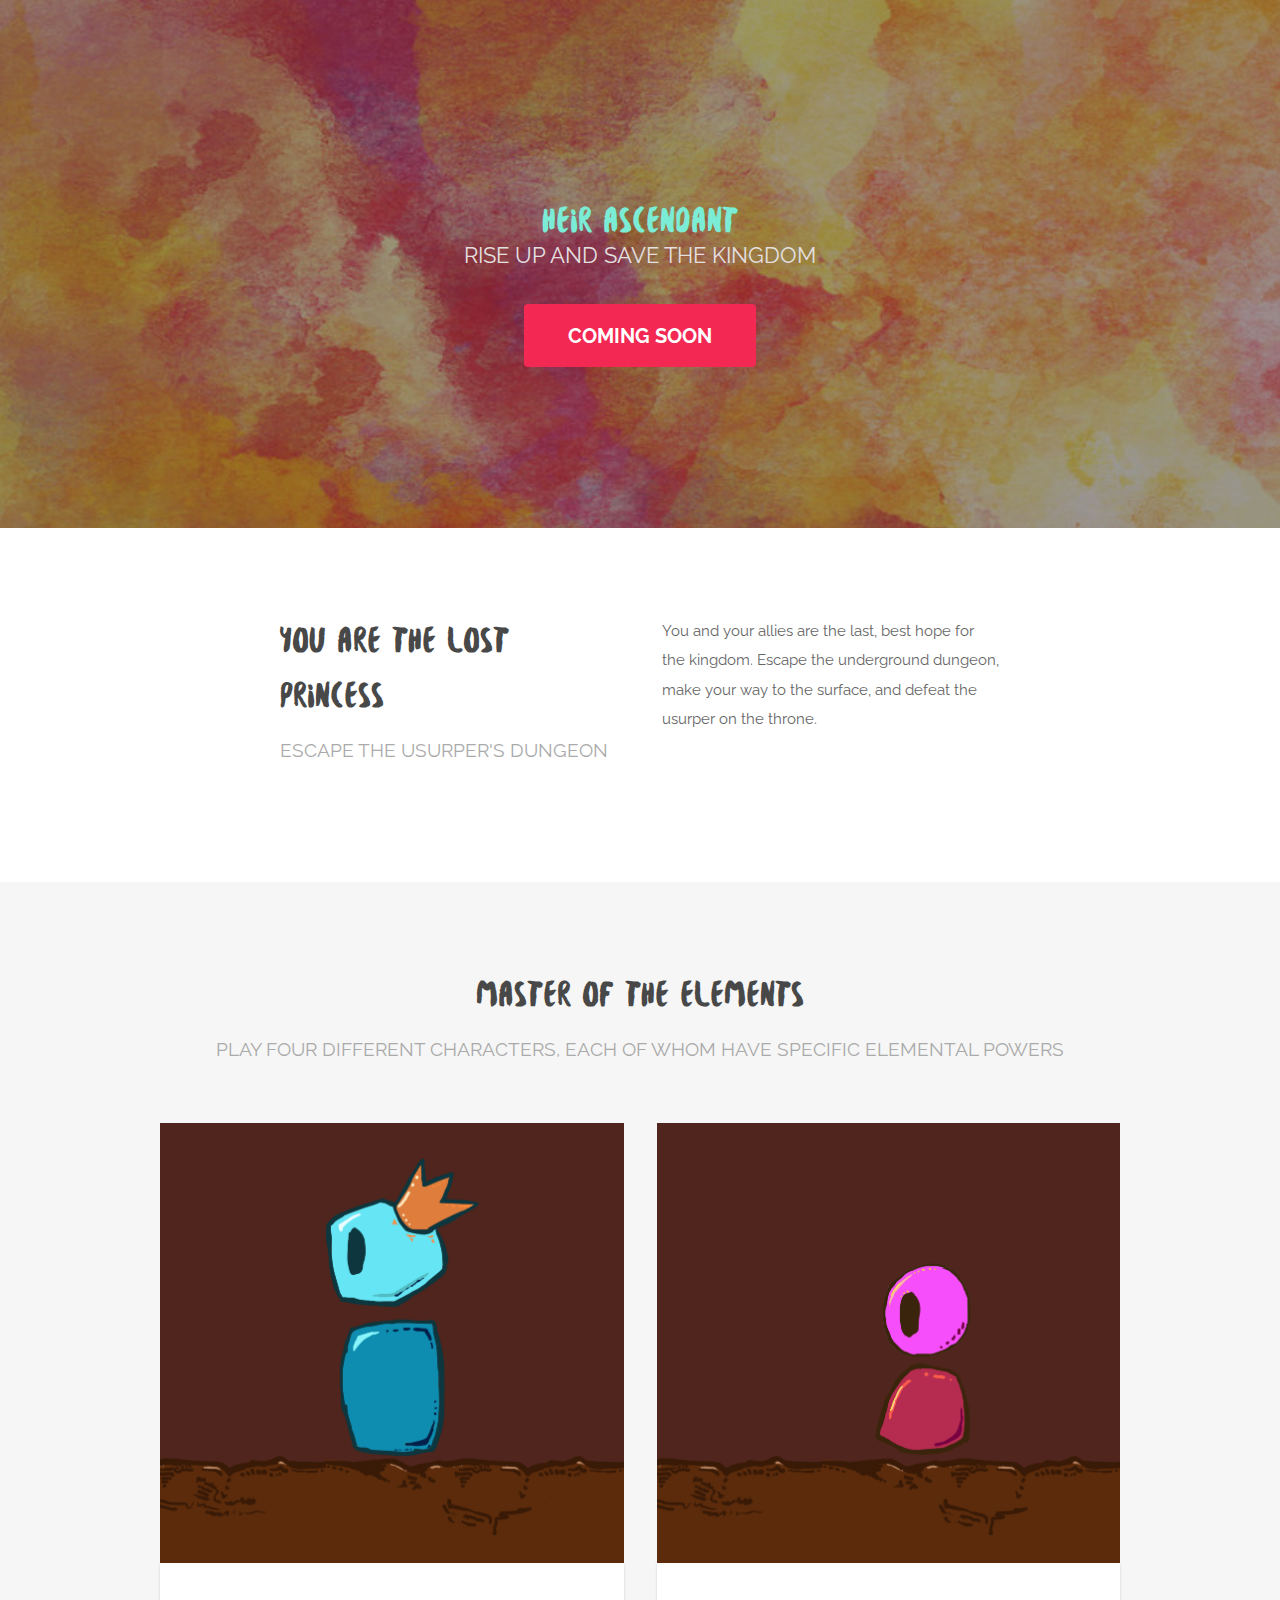
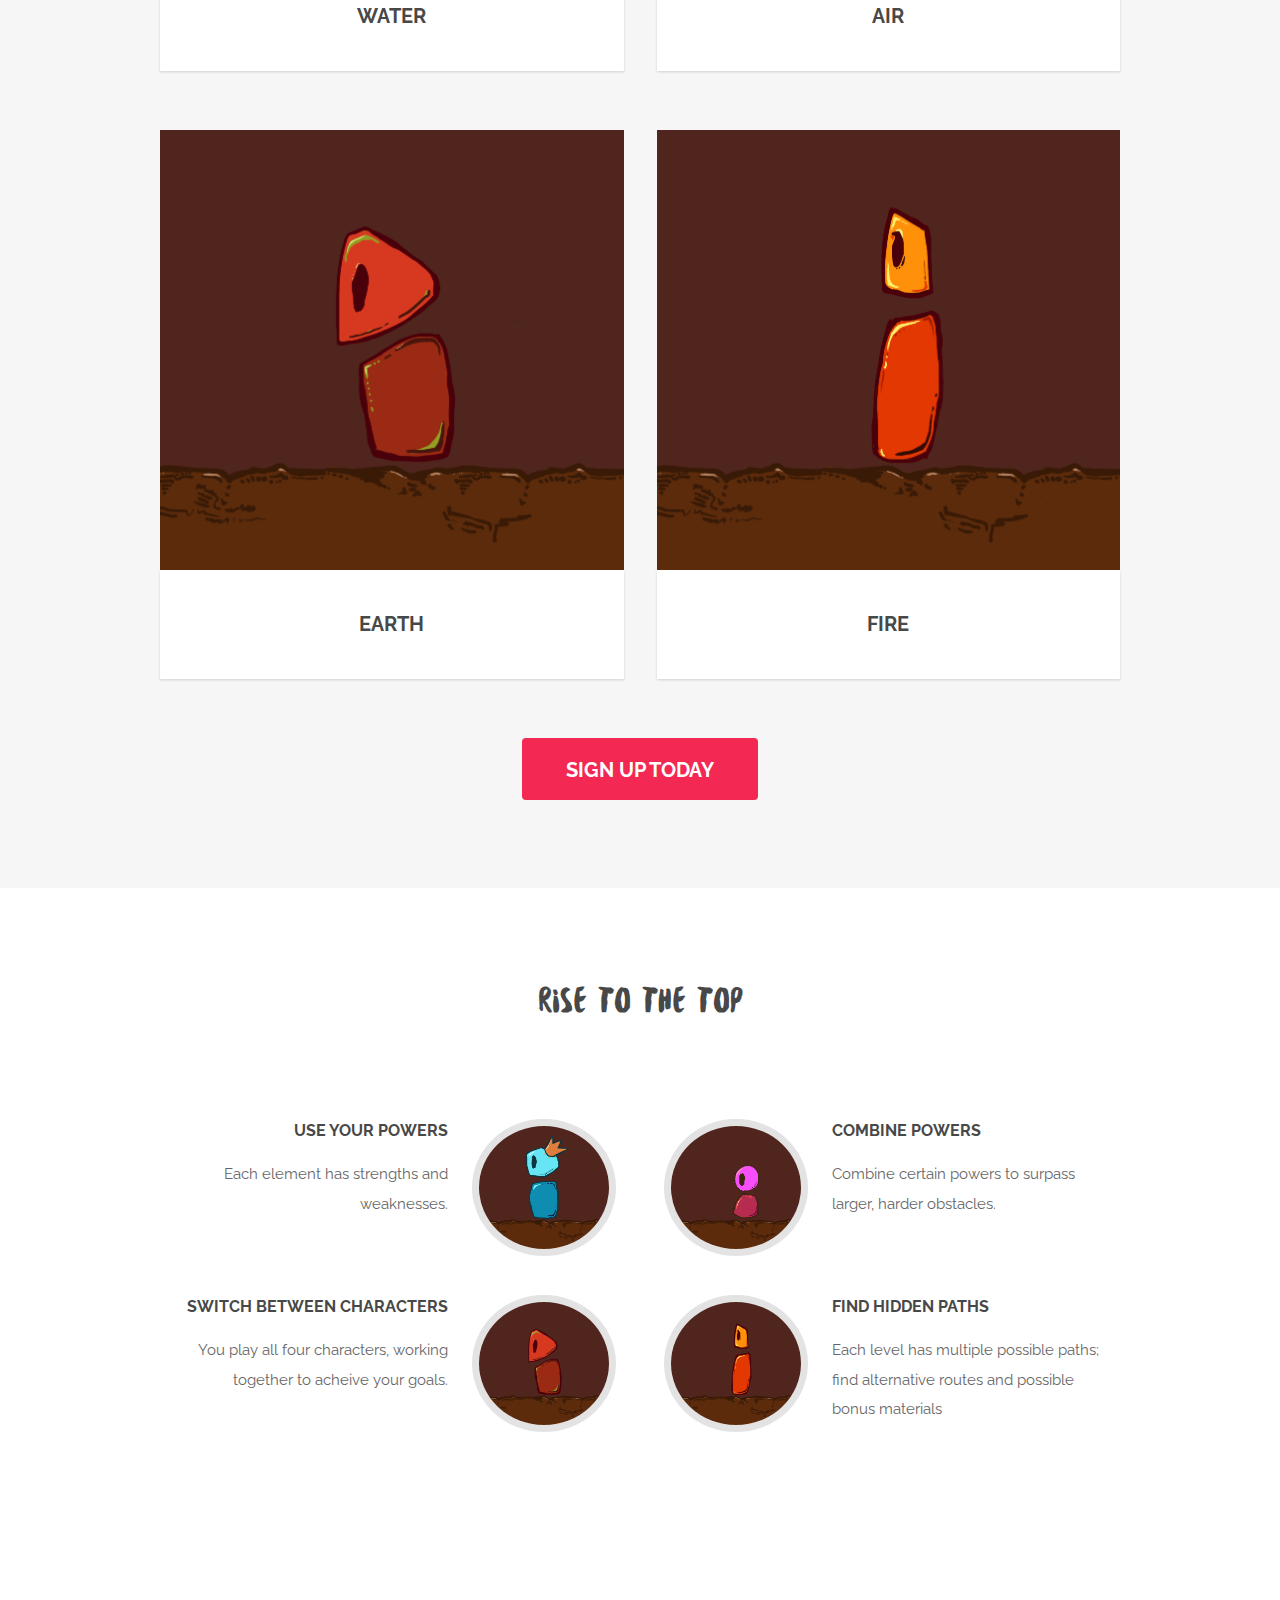
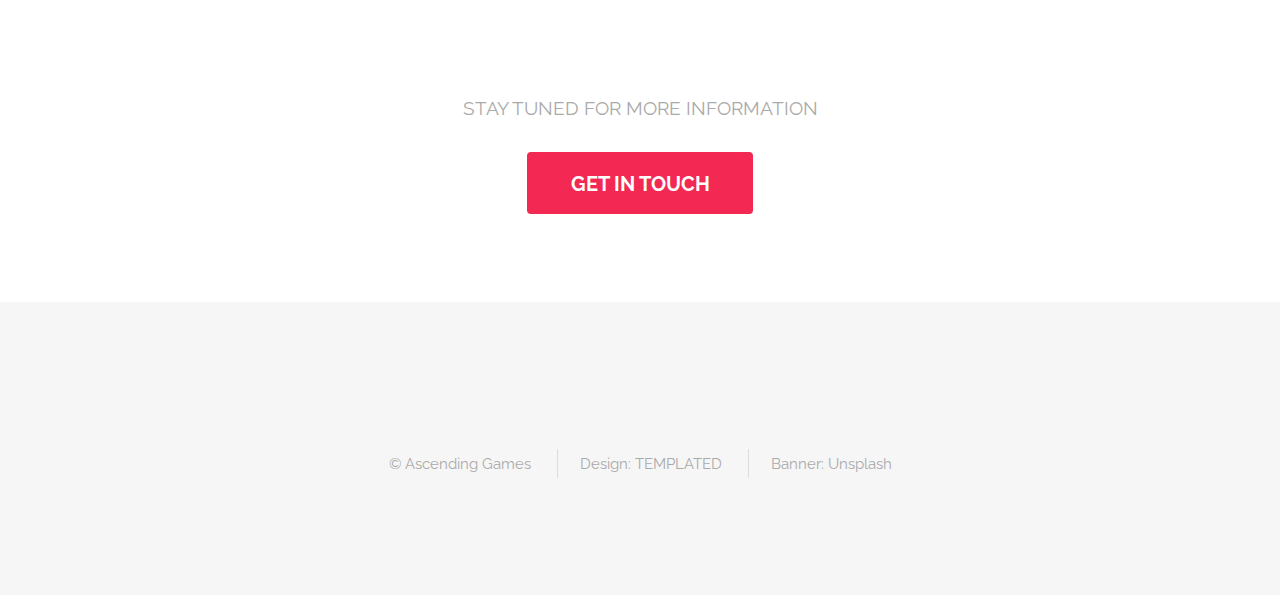
<file: index.html>
<!DOCTYPE HTML>
<!--
	Spatial by TEMPLATED
	templated.co @templatedco
	Released for free under the Creative Commons Attribution 3.0 license (templated.co/license)
-->
<html>
	<head>
		<title>Heir Ascendant</title>
		<meta http-equiv="content-type" content="text/html; charset=utf-8" />
		<meta name="description" content="" />
		<meta name="keywords" content="" />
		<!--[if lte IE 8]><script src="js/html5shiv.js"></script><![endif]-->
		<script src="js/jquery.min.js"></script>
		<script src="js/skel.min.js"></script>
		<script src="js/skel-layers.min.js"></script>
		<script src="js/init.js"></script>
		<noscript>
			<link rel="stylesheet" href="css/skel.css" />
			<link rel="stylesheet" href="css/style.css" />
			<link rel="stylesheet" href="css/style-xlarge.css" />
		</noscript>
	</head>
	<body class="landing">

		<!-- Header -->
			<header id="header" class="alt">
				<!-- <h1><strong><a href="index.html">Heir Ascendant</a></strong> by Templated</h1> -->
				<!-- <nav id="nav">
					<ul>
						<li><a href="index.html">Home</a></li>
						<li><a href="generic.html">Generic</a></li>
						<li><a href="elements.html">Elements</a></li>
					</ul>
				</nav> -->
			</header>

		<!-- Banner -->
			<section id="banner">
				<h2 font-family="Besom">Heir Ascendant</h2>
				<p> Rise up and save the kingdom</p>
				<ul class="actions">
					<li><a href="#coming" class="button special big">Coming Soon</a></li>
				</ul>
			</section>

			<!-- One -->
				<section id="one" class="wrapper style1">
					<div class="container 75%">
						<div class="row 200%">
							<div class="6u 12u$(medium)">
								<header class="major">
									<h2>You are the lost princess</h2>
									<p>Escape the usurper's dungeon</p>
								</header>
							</div>
							<div class="6u$ 12u$(medium)">
								<p>You and your allies are the last, best hope for the kingdom. Escape the underground dungeon, make your way to the surface, and defeat the usurper on the throne.</p>
								<p></p>
							</div>
						</div>
					</div>
				</section>

			<!-- Two -->
				<section id="two" class="wrapper style2 special">
					<div class="container">
						<header class="major">
							<h2>Master of the Elements</h2>
							<p>Play four different characters, each of whom have specific elemental powers</p>
						</header>
						<div class="row 150%">
							<div class="6u 12u$(xsmall)">
								<div class="image fit captioned">
									<img src="images/water.png" alt="" />
									<h3>Water</h3>
								</div>
							</div>
							<div class="6u$ 12u$(xsmall)">
								<div class="image fit captioned">
									<img src="images/air.png" alt="" />
									<h3>Air</h3>
								</div>
							</div>
						</div>
						<div class="row 150%">
							<div class="6u 12u$(xsmall)">
								<div class="image fit captioned">
									<img src="images/earth.png" alt="" />
									<h3>Earth</h3>
								</div>
							</div>
							<div class="6u$ 12u$(xsmall)">
								<div class="image fit captioned">
									<img src="images/fire.png" alt="" />
									<h3>Fire</h3>
								</div>
							</div>
						</div>
						<ul class="actions">
							<li><a href="#" class="button special big">Sign Up Today</a></li>
							<!-- <li><a href="#" class="button big">Sed vulputate</a></li> -->
						</ul>
					</div>
				</section>

			<!-- Three -->
				<section id="three" class="wrapper style1">
					<div class="container">
						<header class="major special">
							<h2>Rise to the Top</h2>
							<!-- <p>Feugiat sed lorem ipsum magna</p> -->
						</header>
						<div class="feature-grid">
							<div class="feature">
								<div class="image rounded"><img src="images/water.png" alt="" /></div>
								<div class="content">
									<header>
										<h4>Use your powers</h4>
										<!-- <p>Lorem ipsum dolor sit</p> -->
									</header>
									<p>Each element has strengths and weaknesses.</p>
								</div>
							</div>
							<div class="feature">
								<div class="image rounded"><img src="images/air.png" alt="" /></div>
								<div class="content">
									<header>
										<h4>Combine Powers</h4>
										<!-- <p>Ratione maiores a, commodi</p> -->
									</header>
									<p>Combine certain powers to surpass larger, harder obstacles.</p>
								</div>
							</div>
							<div class="feature">
								<div class="image rounded"><img src="images/earth.png" alt="" /></div>
								<div class="content">
									<header>
										<h4>Switch Between Characters</h4>
										<!-- <p>Possimus ex reprehenderit eaque</p> -->
									</header>
									<p>You play all four characters, working together to acheive your goals.</p>
								</div>
							</div>
							<div class="feature">
								<div class="image rounded"><img src="images/fire.png" alt="" /></div>
								<div class="content">
									<header>
										<h4>Find hidden paths</h4>
										<!-- <p>Quaerat, excepturi eveniet laboriosam</p> -->
									</header>
									<p>Each level has multiple possible paths; find alternative routes and possible bonus materials</p>
								</div>
							</div>
						</div>
					</div>
				</section>

			<!-- Four -->
				<section id="four" class="wrapper style3 special">
					<div class="container">
						<a name="coming"></a>
						<header class="major">
							<h2>COMING SOON</h2>
							<p>Stay tuned for more information</p>
						</header>
						<ul class="actions">
							<li><a href="#" class="button special big">Get in touch</a></li>
						</ul>
					</div>
				</section>

		<!-- Footer -->
			<footer id="footer">
				<div class="container">
					<!-- <ul class="icons">
						<li><a href="#" class="icon fa-facebook"></a></li>
						<li><a href="#" class="icon fa-twitter"></a></li>
						<li><a href="#" class="icon fa-instagram"></a></li>
					</ul> -->
					<ul class="copyright">
						<li>&copy; Ascending Games</li>
						<li>Design: <a href="http://templated.co">TEMPLATED</a></li>
						<li>Banner: <a href="http://unsplash.com">Unsplash</a></li>
					</ul>
				</div>
			</footer>

	</body>
</html>
</file>
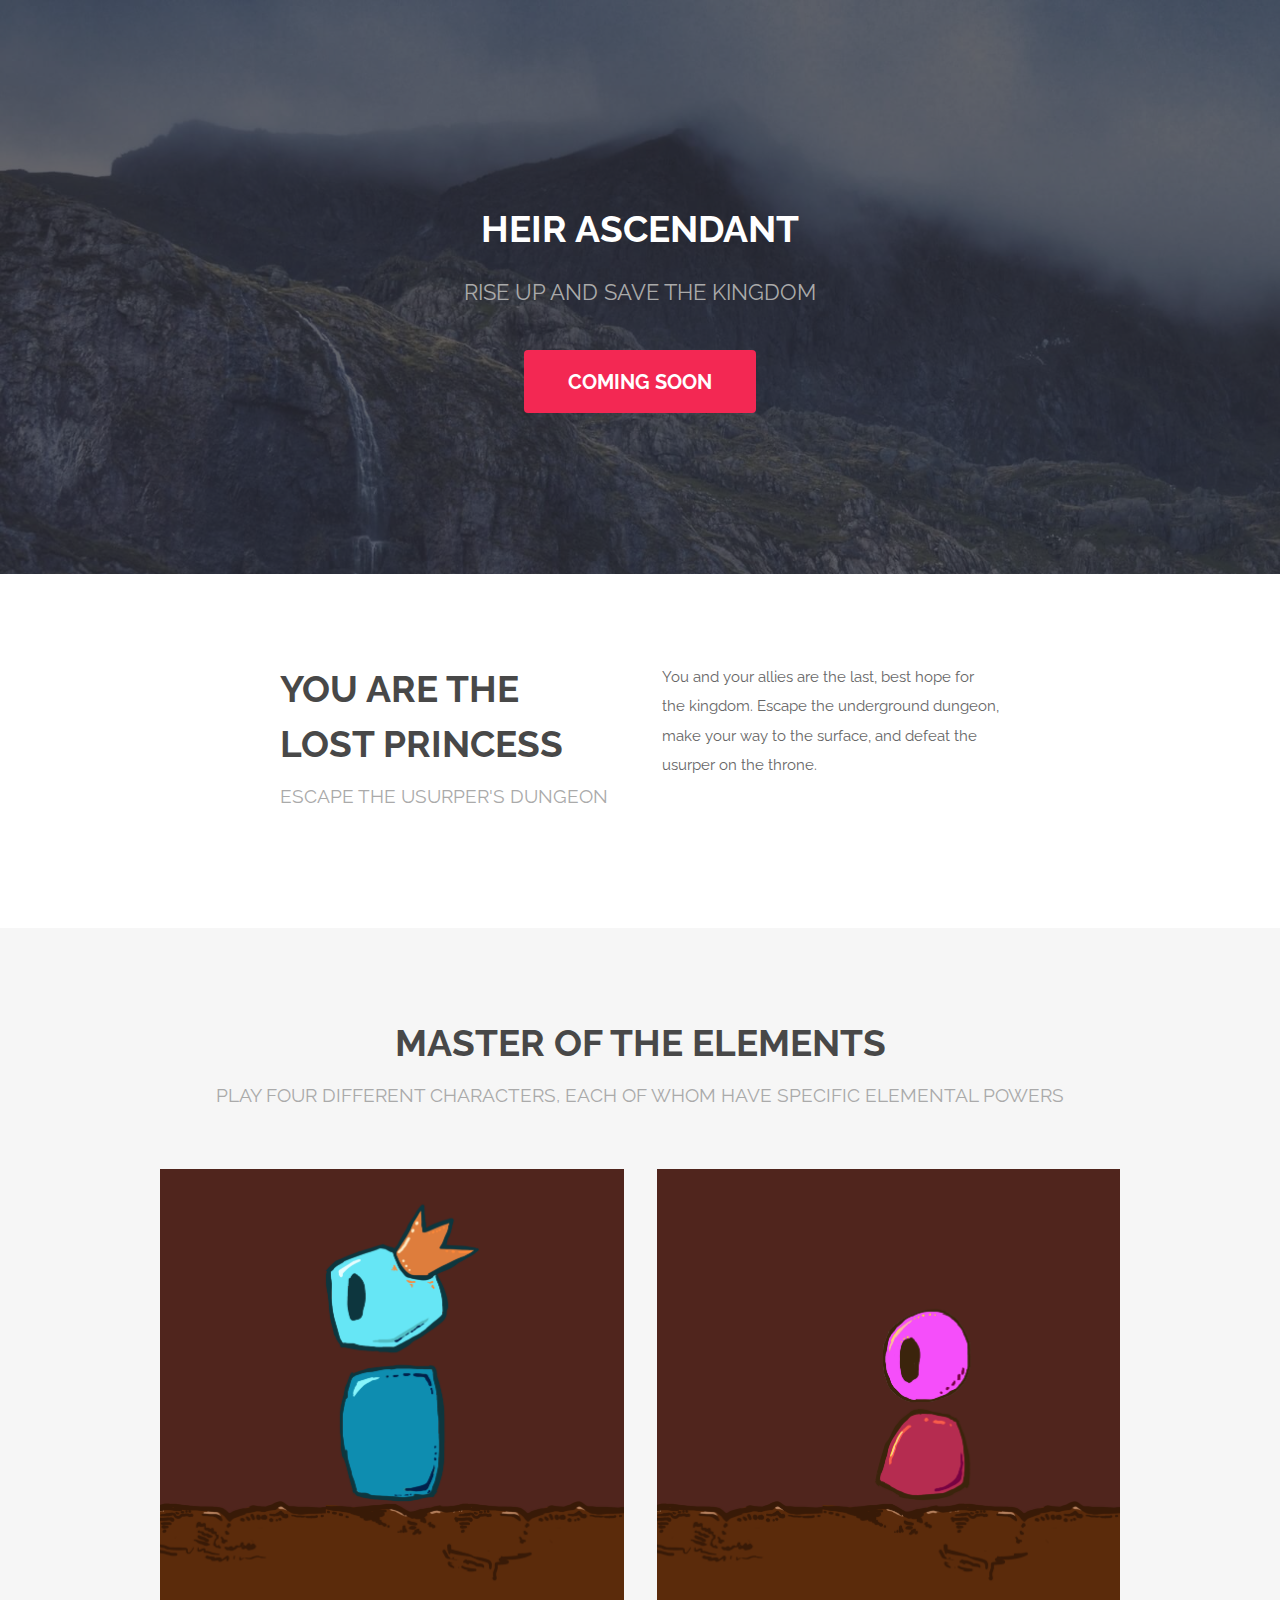
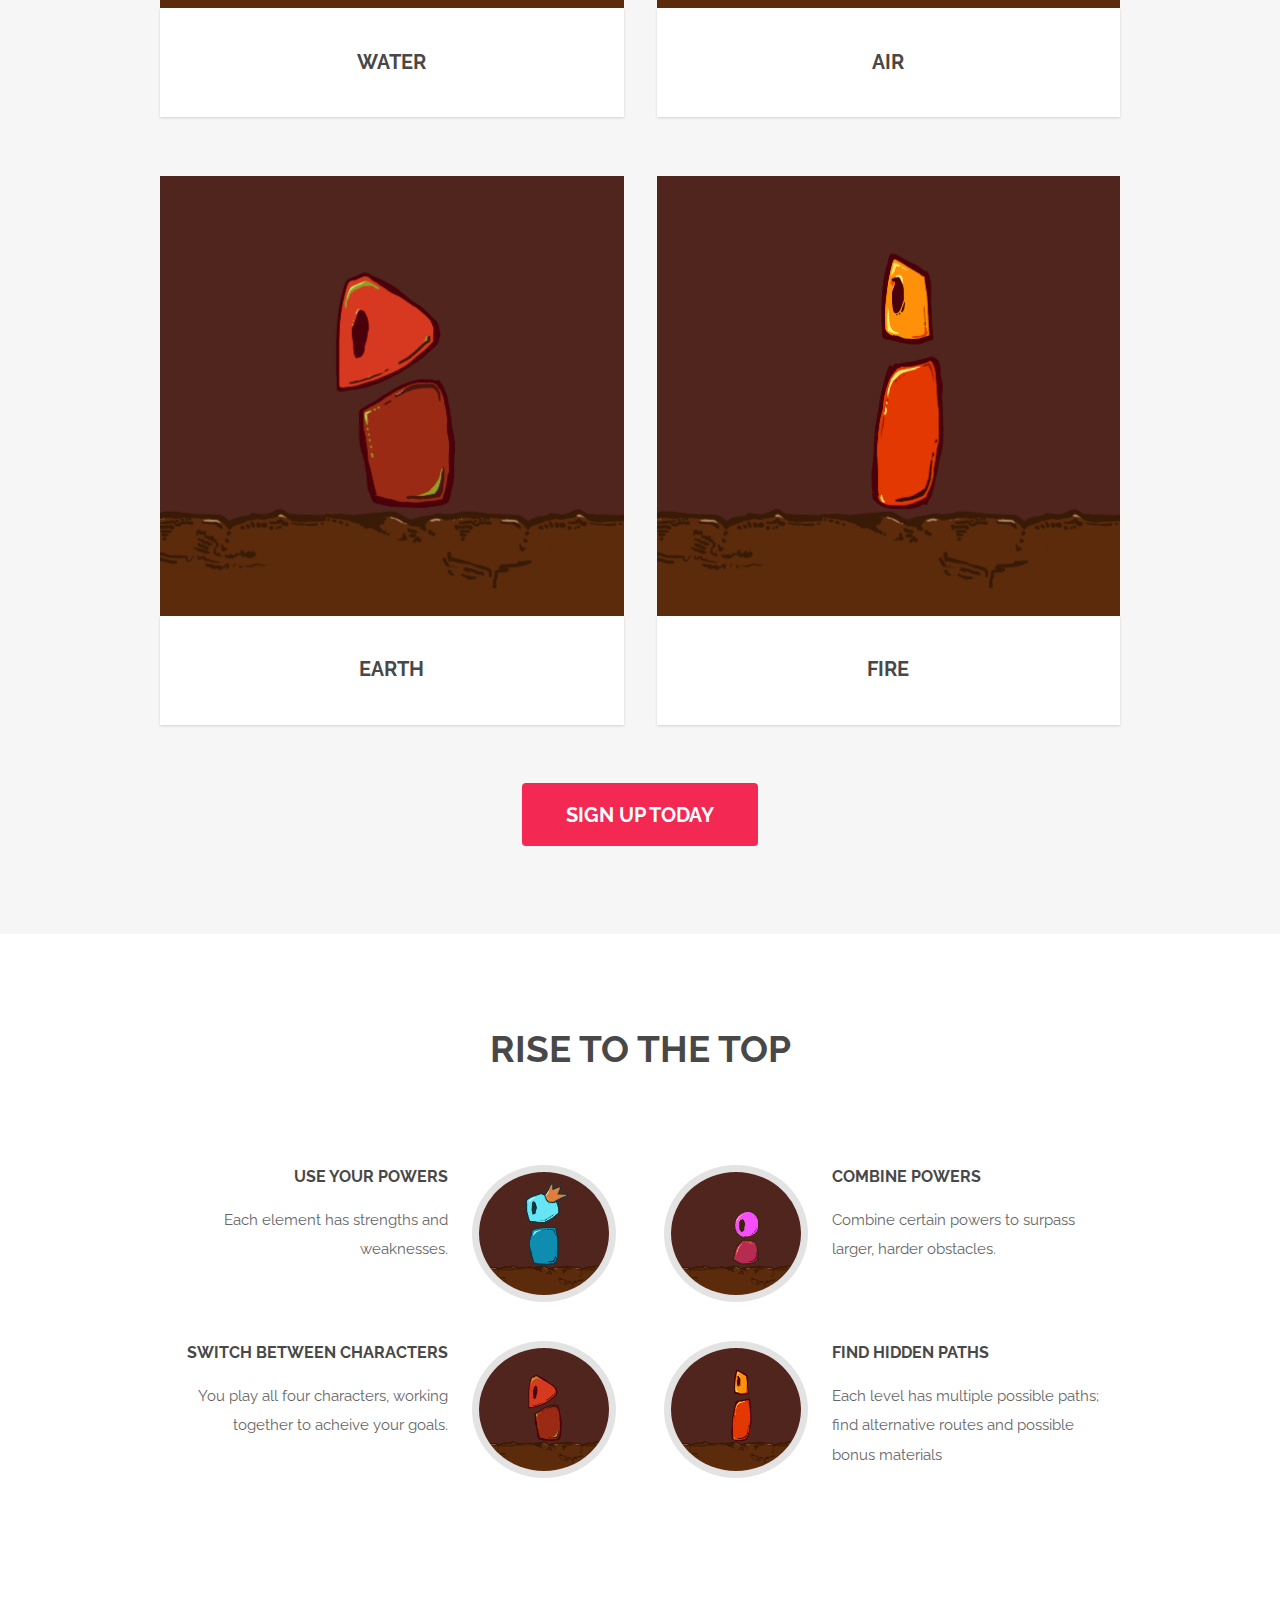
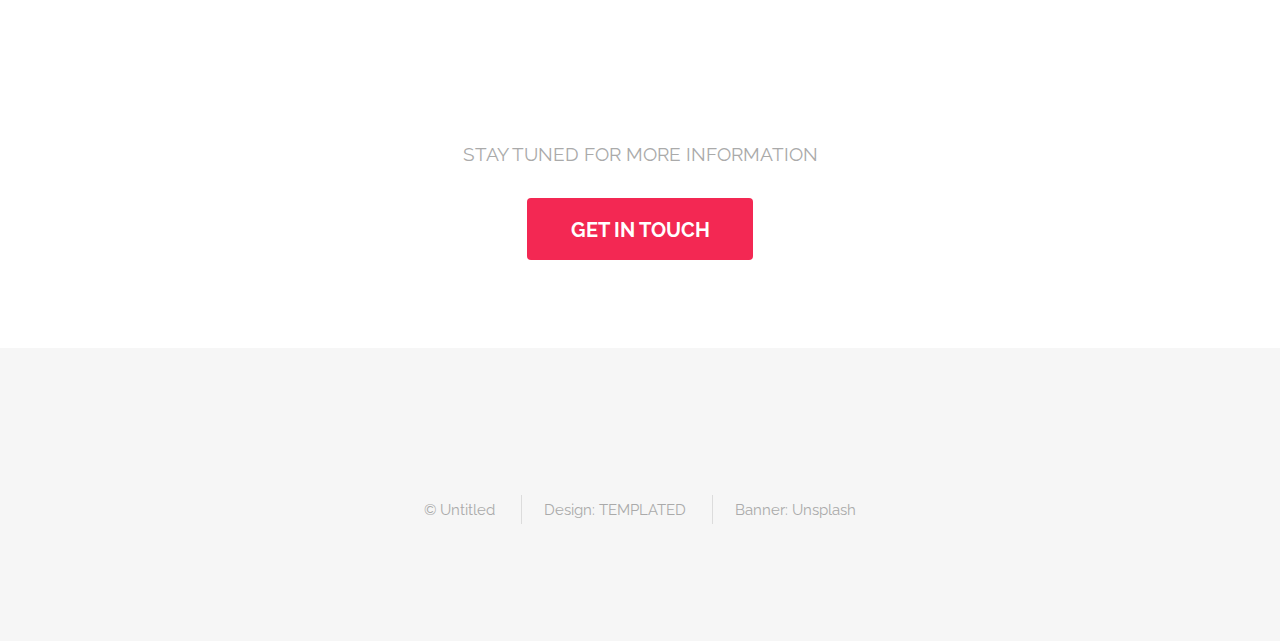
<file: heirpage/index.html>
<!DOCTYPE HTML>
<!--
	Spatial by TEMPLATED
	templated.co @templatedco
	Released for free under the Creative Commons Attribution 3.0 license (templated.co/license)
-->
<html>
	<head>
		<title>Heir Ascendant</title>
		<meta http-equiv="content-type" content="text/html; charset=utf-8" />
		<meta name="description" content="" />
		<meta name="keywords" content="" />
		<!--[if lte IE 8]><script src="js/html5shiv.js"></script><![endif]-->
		<script src="js/jquery.min.js"></script>
		<script src="js/skel.min.js"></script>
		<script src="js/skel-layers.min.js"></script>
		<script src="js/init.js"></script>
		<noscript>
			<link rel="stylesheet" href="css/skel.css" />
			<link rel="stylesheet" href="css/style.css" />
			<link rel="stylesheet" href="css/style-xlarge.css" />
		</noscript>
	</head>
	<body class="landing">

		<!-- Header -->
			<header id="header" class="alt">
				<!-- <h1><strong><a href="index.html">Heir Ascendant</a></strong> by Templated</h1> -->
				<!-- <nav id="nav">
					<ul>
						<li><a href="index.html">Home</a></li>
						<li><a href="generic.html">Generic</a></li>
						<li><a href="elements.html">Elements</a></li>
					</ul>
				</nav> -->
			</header>

		<!-- Banner -->
			<section id="banner">
				<h2>Heir Ascendant</h2>
				<p> Rise up and save the kingdom</p>
				<ul class="actions">
					<li><a href="#" class="button special big">Coming Soon</a></li>
				</ul>
			</section>

			<!-- One -->
				<section id="one" class="wrapper style1">
					<div class="container 75%">
						<div class="row 200%">
							<div class="6u 12u$(medium)">
								<header class="major">
									<h2>You are the lost princess</h2>
									<p>Escape the usurper's dungeon</p>
								</header>
							</div>
							<div class="6u$ 12u$(medium)">
								<p>You and your allies are the last, best hope for the kingdom. Escape the underground dungeon, make your way to the surface, and defeat the usurper on the throne.</p>
								<p></p>
							</div>
						</div>
					</div>
				</section>

			<!-- Two -->
				<section id="two" class="wrapper style2 special">
					<div class="container">
						<header class="major">
							<h2>Master of the Elements</h2>
							<p>Play four different characters, each of whom have specific elemental powers</p>
						</header>
						<div class="row 150%">
							<div class="6u 12u$(xsmall)">
								<div class="image fit captioned">
									<img src="images/water.png" alt="" />
									<h3>Water</h3>
								</div>
							</div>
							<div class="6u$ 12u$(xsmall)">
								<div class="image fit captioned">
									<img src="images/air.png" alt="" />
									<h3>Air</h3>
								</div>
							</div>
						</div>
						<div class="row 150%">
							<div class="6u 12u$(xsmall)">
								<div class="image fit captioned">
									<img src="images/earth.png" alt="" />
									<h3>Earth</h3>
								</div>
							</div>
							<div class="6u$ 12u$(xsmall)">
								<div class="image fit captioned">
									<img src="images/fire.png" alt="" />
									<h3>Fire</h3>
								</div>
							</div>
						</div>
						<ul class="actions">
							<li><a href="#" class="button special big">Sign Up Today</a></li>
							<!-- <li><a href="#" class="button big">Sed vulputate</a></li> -->
						</ul>
					</div>
				</section>

			<!-- Three -->
				<section id="three" class="wrapper style1">
					<div class="container">
						<header class="major special">
							<h2>Rise to the Top</h2>
							<!-- <p>Feugiat sed lorem ipsum magna</p> -->
						</header>
						<div class="feature-grid">
							<div class="feature">
								<div class="image rounded"><img src="images/water.png" alt="" /></div>
								<div class="content">
									<header>
										<h4>Use your powers</h4>
										<!-- <p>Lorem ipsum dolor sit</p> -->
									</header>
									<p>Each element has strengths and weaknesses.</p>
								</div>
							</div>
							<div class="feature">
								<div class="image rounded"><img src="images/air.png" alt="" /></div>
								<div class="content">
									<header>
										<h4>Combine Powers</h4>
										<!-- <p>Ratione maiores a, commodi</p> -->
									</header>
									<p>Combine certain powers to surpass larger, harder obstacles.</p>
								</div>
							</div>
							<div class="feature">
								<div class="image rounded"><img src="images/earth.png" alt="" /></div>
								<div class="content">
									<header>
										<h4>Switch Between Characters</h4>
										<!-- <p>Possimus ex reprehenderit eaque</p> -->
									</header>
									<p>You play all four characters, working together to acheive your goals.</p>
								</div>
							</div>
							<div class="feature">
								<div class="image rounded"><img src="images/fire.png" alt="" /></div>
								<div class="content">
									<header>
										<h4>Find hidden paths</h4>
										<!-- <p>Quaerat, excepturi eveniet laboriosam</p> -->
									</header>
									<p>Each level has multiple possible paths; find alternative routes and possible bonus materials</p>
								</div>
							</div>
						</div>
					</div>
				</section>

			<!-- Four -->
				<section id="four" class="wrapper style3 special">
					<div class="container">
						<header class="major">
							<h2>COMING SOON</h2>
							<p>Stay tuned for more information</p>
						</header>
						<ul class="actions">
							<li><a href="#" class="button special big">Get in touch</a></li>
						</ul>
					</div>
				</section>

		<!-- Footer -->
			<footer id="footer">
				<div class="container">
					<!-- <ul class="icons">
						<li><a href="#" class="icon fa-facebook"></a></li>
						<li><a href="#" class="icon fa-twitter"></a></li>
						<li><a href="#" class="icon fa-instagram"></a></li>
					</ul> -->
					<ul class="copyright">
						<li>&copy; Untitled</li>
						<li>Design: <a href="http://templated.co">TEMPLATED</a></li>
						<li>Banner: <a href="http://unsplash.com">Unsplash</a></li>
					</ul>
				</div>
			</footer>

	</body>
</html>
</file>
<file: css/style-xlarge.css>
/*
	Spatial by TEMPLATED
	templated.co @templatedco
	Released for free under the Creative Commons Attribution 3.0 license (templated.co/license)
*/

/* Basic */

	body, input, select, textarea {
		font-size: 11pt;
	}
</file>
<file: heirpage/css/style-xlarge.css>
/*
	Spatial by TEMPLATED
	templated.co @templatedco
	Released for free under the Creative Commons Attribution 3.0 license (templated.co/license)
*/

/* Basic */

	body, input, select, textarea {
		font-size: 11pt;
	}
</file>
<file: css/skel.css>
/* skel-baseline v2.0.3 | (c) n33 | getskel.com | MIT licensed */

/* Resets (http://meyerweb.com/eric/tools/css/reset/ | v2.0 | 20110126 | License: none (public domain)) */

	html,body,div,span,applet,object,iframe,h1,h2,h3,h4,h5,h6,p,blockquote,pre,a,abbr,acronym,address,big,cite,code,del,dfn,em,img,ins,kbd,q,s,samp,small,strike,strong,sub,sup,tt,var,b,u,i,center,dl,dt,dd,ol,ul,li,fieldset,form,label,legend,table,caption,tbody,tfoot,thead,tr,th,td,article,aside,canvas,details,embed,figure,figcaption,footer,header,hgroup,menu,nav,output,ruby,section,summary,time,mark,audio,video{margin:0;padding:0;border:0;font-size:100%;font:inherit;vertical-align:baseline;}article,aside,details,figcaption,figure,footer,header,hgroup,menu,nav,section{display:block;}body{line-height:1;}ol,ul{list-style:none;}blockquote,q{quotes:none;}blockquote:before,blockquote:after,q:before,q:after{content:'';content:none;}table{border-collapse:collapse;border-spacing:0;}body{-webkit-text-size-adjust:none}

/* Box Model */

	*, *:before, *:after {
		-moz-box-sizing: border-box;
		-webkit-box-sizing: border-box;
		box-sizing: border-box;
	}

/* Container */

	.container {
		margin-left: auto;
		margin-right: auto;

		/* width: (containers) */
		width: 1200px;
	}

	/* Modifiers */

		/* 125% */
			.container.\31 25\25 {
				width: 100%;

				/* max-width: (containers * 1.25) */
				max-width: 1500px;

				/* min-width: (containers) */
				min-width: 1200px;
			}

		/* 75% */
			.container.\37 5\25 {

				/* width: (containers * 0.75) */
				width: 900px;

			}

		/* 50% */
			.container.\35 0\25 {

				/* width: (containers * 0.50) */
				width: 600px;

			}

		/* 25% */
			.container.\32 5\25 {

				/* width: (containers * 0.25) */
				width: 300px;

			}

/* Grid */

	.row {
		border-bottom: solid 1px transparent;
	}

	.row > * {
		float: left;
	}

	.row:after, .row:before {
		content: '';
		display: block;
		clear: both;
		height: 0;
	}

	.row.uniform > * > :first-child {
		margin-top: 0;
	}

	.row.uniform > * > :last-child {
		margin-bottom: 0;
	}

	/* Gutters */

		/* Normal */

			.row > * {
				/* padding: (gutters.horizontal) 0 0 (gutters.vertical) */
				padding: 0 0 0 2em;
			}

			.row {
				/* margin: -(gutters.horizontal) 0 -1px -(gutters.vertical) */
				margin: 0 0 -1px -2em;
			}

			.row.uniform > * {
				/* padding: (gutters.vertical) 0 0 (gutters.vertical) */
				padding: 2em 0 0 2em;
			}

			.row.uniform {
				/* margin: -(gutters.vertical) 0 -1px -(gutters.vertical) */
				margin: -2em 0 -1px -2em;
			}

		/* 200% */

			.row.\32 00\25 > * {
				/* padding: (gutters.horizontal) 0 0 (gutters.vertical) */
				padding: 0 0 0 4em;
			}

			.row.\32 00\25 {
				/* margin: -(gutters.horizontal) 0 -1px -(gutters.vertical) */
				margin: 0 0 -1px -4em;
			}

			.row.uniform.\32 00\25 > * {
				/* padding: (gutters.vertical) 0 0 (gutters.vertical) */
				padding: 4em 0 0 4em;
			}

			.row.uniform.\32 00\25 {
				/* margin: -(gutters.vertical) 0 -1px -(gutters.vertical) */
				margin: -4em 0 -1px -4em;
			}

		/* 150% */

			.row.\31 50\25 > * {
				/* padding: (gutters.horizontal) 0 0 (gutters.vertical) */
				padding: 0 0 0 1.5em;
			}

			.row.\31 50\25 {
				/* margin: -(gutters.horizontal) 0 -1px -(gutters.vertical) */
				margin: 0 0 -1px -1.5em;
			}

			.row.uniform.\31 50\25 > * {
				/* padding: (gutters.vertical) 0 0 (gutters.vertical) */
				padding: 1.5em 0 0 1.5em;
			}

			.row.uniform.\31 50\25 {
				/* margin: -(gutters.vertical) 0 -1px -(gutters.vertical) */
				margin: -1.5em 0 -1px -1.5em;
			}

		/* 50% */

			.row.\35 0\25 > * {
				/* padding: (gutters.horizontal) 0 0 (gutters.vertical) */
				padding: 0 0 0 1em;
			}

			.row.\35 0\25 {
				/* margin: -(gutters.horizontal) 0 -1px -(gutters.vertical) */
				margin: 0 0 -1px -1em;
			}

			.row.uniform.\35 0\25 > * {
				/* padding: (gutters.vertical) 0 0 (gutters.vertical) */
				padding: 1em 0 0 1em;
			}

			.row.uniform.\35 0\25 {
				/* margin: -(gutters.vertical) 0 -1px -(gutters.vertical) */
				margin: -1em 0 -1px -1em;
			}

		/* 25% */

			.row.\32 5\25 > * {
				/* padding: (gutters.horizontal) 0 0 (gutters.vertical) */
				padding: 0 0 0 0.5em;
			}

			.row.\32 5\25 {
				/* margin: -(gutters.horizontal) 0 -1px -(gutters.vertical) */
				margin: 0 0 -1px -0.5em;
			}

			.row.uniform.\32 5\25 > * {
				/* padding: (gutters.vertical) 0 0 (gutters.vertical) */
				padding: 0.5em 0 0 0.5em;
			}

			.row.uniform.\32 5\25 {
				/* margin: -(gutters.vertical) 0 -1px -(gutters.vertical) */
				margin: -0.5em 0 -1px -0.5em;
			}

		/* 0% */

			.row.\30 \25 > * {
				padding: 0;
			}

			.row.\30 \25 {
				margin: 0 0 -1px 0;
			}

	/* Cells */

		.\31 2u, .\31 2u\24 { width: 100%; clear: none; margin-left: 0; }
		.\31 1u, .\31 1u\24 { width: 91.6666666667%; clear: none; margin-left: 0; }
		.\31 0u, .\31 0u\24 { width: 83.3333333333%; clear: none; margin-left: 0; }
		.\39 u, .\39 u\24 { width: 75%; clear: none; margin-left: 0; }
		.\38 u, .\38 u\24 { width: 66.6666666667%; clear: none; margin-left: 0; }
		.\37 u, .\37 u\24 { width: 58.3333333333%; clear: none; margin-left: 0; }
		.\36 u, .\36 u\24 { width: 50%; clear: none; margin-left: 0; }
		.\35 u, .\35 u\24 { width: 41.6666666667%; clear: none; margin-left: 0; }
		.\34 u, .\34 u\24 { width: 33.3333333333%; clear: none; margin-left: 0; }
		.\33 u, .\33 u\24 { width: 25%; clear: none; margin-left: 0; }
		.\32 u, .\32 u\24 { width: 16.6666666667%; clear: none; margin-left: 0; }
		.\31 u, .\31 u\24 { width: 8.3333333333%; clear: none; margin-left: 0; }

		.\31 2u\24 + *,
		.\31 1u\24 + *,
		.\31 0u\24 + *,
		.\39 u\24 + *,
		.\38 u\24 + *,
		.\37 u\24 + *,
		.\36 u\24 + *,
		.\35 u\24 + *,
		.\34 u\24 + *,
		.\33 u\24 + *,
		.\32 u\24 + *,
		.\31 u\24 + * {
			clear: left;
		}

		.\-11u { margin-left: 91.6666666667% }
		.\-10u { margin-left: 83.3333333333% }
		.\-9u { margin-left: 75% }
		.\-8u { margin-left: 66.6666666667% }
		.\-7u { margin-left: 58.3333333333% }
		.\-6u { margin-left: 50% }
		.\-5u { margin-left: 41.6666666667% }
		.\-4u { margin-left: 33.3333333333% }
		.\-3u { margin-left: 25% }
		.\-2u { margin-left: 16.6666666667% }
		.\-1u { margin-left: 8.3333333333% }
</file>
<file: css/style.css>
@charset "UTF-8";
@import url(font-awesome.min.css);
@import "http://fonts.googleapis.com/css?family=Raleway:400,700";

@font-face{
	font-family: Besom;
	src: url('../fonts/besom.ttf');
}
/*
	Spatial by TEMPLATED
	templated.co @templatedco
	Released for free under the Creative Commons Attribution 3.0 license (templated.co/license)
*/


/* Basic */

	body {
		background: #fff;
	}

		body.is-loading *, body.is-loading *:before, body.is-loading *:after {
			-moz-animation: none !important;
			-webkit-animation: none !important;
			-o-animation: none !important;
			-ms-animation: none !important;
			animation: none !important;
			-moz-transition: none !important;
			-webkit-transition: none !important;
			-o-transition: none !important;
			-ms-transition: none !important;
			transition: none !important;
		}

	body, input, select, textarea {
		color: #666;
		font-family: "Raleway", Arial, Helvetica, sans-serif;
		font-size: 13pt;
		font-weight: 400;
		line-height: 2em;
	}

	a {
		color: #f32853;
		text-decoration: underline;
	}

		a:hover {
			text-decoration: none;
		}

	strong, b {
		color: #484848;
		font-weight: 700;
	}

	em, i {
		font-style: italic;
	}

	p {
		margin: 0 0 2em 0;
	}

	h1, h2, h3, h4, h5, h6 {
		color: #484848;
		font-weight: 700;
		line-height: 1em;
		margin: 0 0 1em 0;
		text-transform: uppercase;
	}

		h1 a, h2 a, h3 a, h4 a, h5 a, h6 a {
			color: inherit;
			text-decoration: none;
		}

	h2 {
		font-size: 1.75em;
		line-height: 1.5em;
	}

	h3 {
		font-size: 1.35em;
		line-height: 1.5em;
	}

	h4 {
		font-size: 1.1em;
		line-height: 1.5em;
	}

	h5 {
		font-size: 0.9em;
		line-height: 1.5em;
	}

	h6 {
		font-size: 0.7em;
		line-height: 1.5em;
	}

	sub {
		font-size: 0.8em;
		position: relative;
		top: 0.5em;
	}

	sup {
		font-size: 0.8em;
		position: relative;
		top: -0.5em;
	}

	hr {
		border: 0;
		border-bottom: solid 1px rgba(144, 144, 144, 0.25);
		margin: 2em 0;
	}

		hr.major {
			margin: 3em 0;
		}

	blockquote {
		border-left: solid 4px rgba(144, 144, 144, 0.25);
		font-style: italic;
		margin: 0 0 2em 0;
		padding: 0.5em 0 0.5em 2em;
	}

	code {
		background: rgba(144, 144, 144, 0.075);
		border-radius: 4px;
		border: solid 1px rgba(144, 144, 144, 0.25);
		font-family: "Courier New", monospace;
		font-size: 0.9em;
		margin: 0 0.25em;
		padding: 0.25em 0.65em;
	}

	pre {
		-webkit-overflow-scrolling: touch;
		font-family: "Courier New", monospace;
		font-size: 0.9em;
		margin: 0 0 2em 0;
	}

		pre code {
			display: block;
			line-height: 1.75em;
			padding: 1em 1.5em;
			overflow-x: auto;
		}

	.align-left {
		text-align: left;
	}

	.align-center {
		text-align: center;
	}

	.align-right {
		text-align: right;
	}

/* Section/Article */

	section.special, article.special, header.special {
		text-align: center;
	}

	header p {
		color: #aaa;
		position: relative;
		margin: 0 0 1.5em 0;
		text-transform: uppercase;
	}

	header h2 + p {
		font-size: 1.25em;
		margin-top: -1em;
		line-height: 1.5em;
	}

	header h3 + p {
		font-size: 1.1em;
		margin-top: -0.8em;
		line-height: 1.5em;
	}

	header h4 + p,
	header h5 + p,
	header h6 + p {
		font-size: 0.9em;
		margin-top: -0.6em;
		line-height: 1.5em;
	}

	header.major {
		margin: 0 0 6em 0;
	}

		header.major h2 {
			font-size: 3em;
			font-family: Besom;
		}

		header.major h2, header.major h3, header.major h4, header.major h5, header.major h6 {
			display: inline-block;
			margin: 0 0 0.8em;
		}

		header.major p {
			font-size: 1.7em;
			margin-bottom: 0;
		}

/* Form */

	form {
		margin: 0 0 2em 0;
	}

	label {
		color: #484848;
		display: block;
		font-size: 0.9em;
		font-weight: 700;
		margin: 0 0 1em 0;
	}

	input[type="text"],
	input[type="password"],
	input[type="email"],
	select,
	textarea {
		-moz-appearance: none;
		-webkit-appearance: none;
		-o-appearance: none;
		-ms-appearance: none;
		appearance: none;
		background: rgba(144, 144, 144, 0.075);
		border-radius: 4px;
		border: none;
		border: solid 1px rgba(144, 144, 144, 0.25);
		color: inherit;
		display: block;
		outline: 0;
		padding: 0 1em;
		text-decoration: none;
		width: 100%;
	}

		input[type="text"]:invalid,
		input[type="password"]:invalid,
		input[type="email"]:invalid,
		select:invalid,
		textarea:invalid {
			box-shadow: none;
		}

		input[type="text"]:focus,
		input[type="password"]:focus,
		input[type="email"]:focus,
		select:focus,
		textarea:focus {
			border-color: #f32853;
			box-shadow: 0 0 0 1px #f32853;
		}

	.select-wrapper {
		text-decoration: none;
		display: block;
		position: relative;
	}

		.select-wrapper:before {
			content: "";
			-moz-osx-font-smoothing: grayscale;
			-webkit-font-smoothing: antialiased;
			font-family: FontAwesome;
			font-style: normal;
			font-weight: normal;
			text-transform: none !important;
		}

		.select-wrapper:before {
			color: rgba(144, 144, 144, 0.25);
			display: block;
			height: 2.75em;
			line-height: 2.75em;
			pointer-events: none;
			position: absolute;
			right: 0;
			text-align: center;
			top: 0;
			width: 2.75em;
		}

		.select-wrapper select::-ms-expand {
			display: none;
		}

	input[type="text"],
	input[type="password"],
	input[type="email"],
	select {
		height: 2.75em;
	}

	textarea {
		padding: 0.75em 1em;
	}

	input[type="checkbox"],
	input[type="radio"] {
		-moz-appearance: none;
		-webkit-appearance: none;
		-o-appearance: none;
		-ms-appearance: none;
		appearance: none;
		display: block;
		float: left;
		margin-right: -2em;
		opacity: 0;
		width: 1em;
		z-index: -1;
	}

		input[type="checkbox"] + label,
		input[type="radio"] + label {
			text-decoration: none;
			color: #666;
			cursor: pointer;
			display: inline-block;
			font-size: 1em;
			font-weight: 400;
			padding-left: 2.4em;
			padding-right: 0.75em;
			position: relative;
		}

			input[type="checkbox"] + label:before,
			input[type="radio"] + label:before {
				-moz-osx-font-smoothing: grayscale;
				-webkit-font-smoothing: antialiased;
				font-family: FontAwesome;
				font-style: normal;
				font-weight: normal;
				text-transform: none !important;
			}

			input[type="checkbox"] + label:before,
			input[type="radio"] + label:before {
				background: rgba(144, 144, 144, 0.075);
				border-radius: 4px;
				border: solid 1px rgba(144, 144, 144, 0.25);
				content: '';
				display: inline-block;
				height: 1.65em;
				left: 0;
				line-height: 1.58125em;
				position: absolute;
				text-align: center;
				top: 0;
				width: 1.65em;
			}

		input[type="checkbox"]:checked + label:before,
		input[type="radio"]:checked + label:before {
			background: #323037;
			border-color: #323037;
			color: #ffffff;
			content: '\f00c';
		}

		input[type="checkbox"]:focus + label:before,
		input[type="radio"]:focus + label:before {
			border-color: #f32853;
			box-shadow: 0 0 0 1px #f32853;
		}

	input[type="checkbox"] + label:before {
		border-radius: 4px;
	}

	input[type="radio"] + label:before {
		border-radius: 100%;
	}

	::-webkit-input-placeholder {
		color: #aaa !important;
		opacity: 1.0;
	}

	:-moz-placeholder {
		color: #aaa !important;
		opacity: 1.0;
	}

	::-moz-placeholder {
		color: #aaa !important;
		opacity: 1.0;
	}

	:-ms-input-placeholder {
		color: #aaa !important;
		opacity: 1.0;
	}

	.formerize-placeholder {
		color: #aaa !important;
		opacity: 1.0;
	}

/* Box */

	.box {
		border-radius: 4px;
		border: solid 1px rgba(144, 144, 144, 0.25);
		margin-bottom: 2em;
		padding: 1.5em;
	}

		.box > :last-child,
		.box > :last-child > :last-child,
		.box > :last-child > :last-child > :last-child {
			margin-bottom: 0;
		}

		.box.alt {
			border: 0;
			border-radius: 0;
			padding: 0;
		}

/* Feature */

	.feature-grid {
		position: relative;
	}

		.feature-grid:after {
			clear: both;
			content: '';
			display: block;
		}

		.feature-grid .feature {
			display: inline-block;
			float: left;
			margin-bottom: 3em;
			width: 50%;
		}

			.feature-grid .feature .content {
				width: 60%;
			}

			.feature-grid .feature .image {
				width: 30%;
			}

				.feature-grid .feature .image img {
					display: inline;
					max-width: 100%;
				}

			.feature-grid .feature:nth-child(odd) .content, .feature-grid .feature:nth-child(odd) .image {
				float: right;
				margin-right: 5%;
				text-align: right;
			}

			.feature-grid .feature:nth-child(even) .content, .feature-grid .feature:nth-child(even) .image {
				float: left;
				margin-left: 5%;
				text-align: left;
			}

/* Icon */

	.icon {
		text-decoration: none;
		border-bottom: none;
		position: relative;
	}

		.icon:before {
			-moz-osx-font-smoothing: grayscale;
			-webkit-font-smoothing: antialiased;
			font-family: FontAwesome;
			font-style: normal;
			font-weight: normal;
			text-transform: none !important;
		}

		.icon > .label {
			display: none;
		}

/* Image */

	.image {
		border-radius: 4px;
		border: 0;
		display: inline-block;
		position: relative;
	}

		.image img {
			border-radius: 4px;
			display: block;
		}

		.image.left {
			float: left;
			padding: 0 1.5em 1em 0;
			top: 0.25em;
		}

		.image.right {
			float: right;
			padding: 0 0 1em 1.5em;
			top: 0.25em;
		}

		.image.left, .image.right {
			max-width: 40%;
		}

			.image.left img, .image.right img {
				width: 100%;
			}

		.image.fit {
			display: block;
			margin: 0 0 2em 0;
			width: 100%;
		}

			.image.fit img {
				width: 100%;
			}

		.image.rounded {
			border-radius: 100%;
		}

			.image.rounded img {
				border: solid 0.5em rgba(144, 144, 144, 0.25);
				border-radius: 100%;
			}

		.image.captioned {
			border-radius: 0;
			margin-bottom: 4em;
		}

			.image.captioned img {
				border-radius: 0;
			}

			.image.captioned h3 {
				background-color: #fff;
				box-shadow: 0px 0.0375em 0.125em 0px rgba(0, 0, 0, 0.15);
				display: block;
				padding: 2em 1em;
			}

/* List */

	ol {
		list-style: decimal;
		margin: 0 0 2em 0;
		padding-left: 1.25em;
	}

		ol li {
			padding-left: 0.25em;
		}

	ul {
		list-style: disc;
		margin: 0 0 2em 0;
		padding-left: 1em;
	}

		ul li {
			padding-left: 0.5em;
		}

		ul.alt {
			list-style: none;
			padding-left: 0;
		}

			ul.alt li {
				border-top: solid 1px rgba(144, 144, 144, 0.25);
				padding: 0.5em 0;
			}

				ul.alt li:first-child {
					border-top: 0;
					padding-top: 0;
				}

		ul.icons {
			cursor: default;
			list-style: none;
			padding-left: 0;
		}

			ul.icons li {
				display: inline-block;
				padding: 0 1em 0 0;
			}

				ul.icons li:last-child {
					padding-right: 0;
				}

				ul.icons li .icon:before {
					font-size: 2em;
				}

		ul.actions {
			cursor: default;
			list-style: none;
			padding-left: 0;
		}

			ul.actions li {
				display: inline-block;
				padding: 0 1em 0 0;
				vertical-align: middle;
			}

				ul.actions li:last-child {
					padding-right: 0;
				}

			ul.actions.small li {
				padding: 0 0.5em 0 0;
			}

			ul.actions.vertical li {
				display: block;
				padding: 1em 0 0 0;
			}

				ul.actions.vertical li:first-child {
					padding-top: 0;
				}

				ul.actions.vertical li > * {
					margin-bottom: 0;
				}

			ul.actions.vertical.small li {
				padding: 0.5em 0 0 0;
			}

				ul.actions.vertical.small li:first-child {
					padding-top: 0;
				}

			ul.actions.fit {
				display: table;
				margin-left: -1em;
				padding: 0;
				table-layout: fixed;
				width: calc(100% + 1em);
			}

				ul.actions.fit li {
					display: table-cell;
					padding: 0 0 0 1em;
				}

					ul.actions.fit li > * {
						margin-bottom: 0;
					}

				ul.actions.fit.small {
					margin-left: -0.5em;
					width: calc(100% + 0.5em);
				}

					ul.actions.fit.small li {
						padding: 0 0 0 0.5em;
					}

	dl {
		margin: 0 0 2em 0;
	}

/* Table */

	.table-wrapper {
		-webkit-overflow-scrolling: touch;
		overflow-x: auto;
	}

	table {
		margin: 0 0 2em 0;
		width: 100%;
	}

		table tbody tr {
			border: solid 1px rgba(144, 144, 144, 0.25);
			border-left: 0;
			border-right: 0;
		}

			table tbody tr:nth-child(2n + 1) {
				background-color: rgba(144, 144, 144, 0.075);
			}

		table td {
			padding: 0.75em 0.75em;
		}

		table th {
			color: #484848;
			font-size: 0.9em;
			font-weight: 700;
			padding: 0 0.75em 0.75em 0.75em;
			text-align: left;
		}

		table thead {
			border-bottom: solid 2px rgba(144, 144, 144, 0.25);
		}

		table tfoot {
			border-top: solid 2px rgba(144, 144, 144, 0.25);
		}

		table.alt {
			border-collapse: separate;
		}

			table.alt tbody tr td {
				border: solid 1px rgba(144, 144, 144, 0.25);
				border-left-width: 0;
				border-top-width: 0;
			}

				table.alt tbody tr td:first-child {
					border-left-width: 1px;
				}

			table.alt tbody tr:first-child td {
				border-top-width: 1px;
			}

			table.alt thead {
				border-bottom: 0;
			}

			table.alt tfoot {
				border-top: 0;
			}

/* Button */

	input[type="submit"],
	input[type="reset"],
	input[type="button"],
	.button {
		-moz-appearance: none;
		-webkit-appearance: none;
		-o-appearance: none;
		-ms-appearance: none;
		appearance: none;
		-moz-transition: background-color 0.2s ease-in-out, color 0.2s ease-in-out;
		-webkit-transition: background-color 0.2s ease-in-out, color 0.2s ease-in-out;
		-o-transition: background-color 0.2s ease-in-out, color 0.2s ease-in-out;
		-ms-transition: background-color 0.2s ease-in-out, color 0.2s ease-in-out;
		transition: background-color 0.2s ease-in-out, color 0.2s ease-in-out;
		background-color: #323037;
		border-radius: 4px;
		border: 0;
		color: #ffffff !important;
		cursor: pointer;
		display: inline-block;
		font-weight: 700;
		height: 3.15em;
		line-height: 3.25em;
		padding: 0 2.2em;
		text-align: center;
		text-decoration: none;
		text-transform: uppercase;
		white-space: nowrap;
	}

		input[type="submit"]:hover,
		input[type="reset"]:hover,
		input[type="button"]:hover,
		.button:hover {
			background-color: #3e3c45;
		}

		input[type="submit"]:active,
		input[type="reset"]:active,
		input[type="button"]:active,
		.button:active {
			background-color: #262429;
		}

		input[type="submit"].icon,
		input[type="reset"].icon,
		input[type="button"].icon,
		.button.icon {
			padding-left: 1.35em;
		}

			input[type="submit"].icon:before,
			input[type="reset"].icon:before,
			input[type="button"].icon:before,
			.button.icon:before {
				margin-right: 0.5em;
			}

		input[type="submit"].fit,
		input[type="reset"].fit,
		input[type="button"].fit,
		.button.fit {
			display: block;
			margin: 0 0 1em 0;
			width: 100%;
		}

		input[type="submit"].small,
		input[type="reset"].small,
		input[type="button"].small,
		.button.small {
			font-size: 0.8em;
		}

		input[type="submit"].big,
		input[type="reset"].big,
		input[type="button"].big,
		.button.big {
			font-size: 1.35em;
		}

		input[type="submit"].alt,
		input[type="reset"].alt,
		input[type="button"].alt,
		.button.alt {
			background-color: transparent;
			box-shadow: inset 0 0 0 2px rgba(144, 144, 144, 0.25);
			color: #484848 !important;
		}

			input[type="submit"].alt:hover,
			input[type="reset"].alt:hover,
			input[type="button"].alt:hover,
			.button.alt:hover {
				background-color: rgba(144, 144, 144, 0.075);
			}

			input[type="submit"].alt:active,
			input[type="reset"].alt:active,
			input[type="button"].alt:active,
			.button.alt:active {
				background-color: rgba(144, 144, 144, 0.2);
			}

			input[type="submit"].alt.icon:before,
			input[type="reset"].alt.icon:before,
			input[type="button"].alt.icon:before,
			.button.alt.icon:before {
				color: #aaa;
			}

		input[type="submit"].special,
		input[type="reset"].special,
		input[type="button"].special,
		.button.special {
			background-color: #f32853;
			color: #ffffff !important;
		}

			input[type="submit"].special:hover,
			input[type="reset"].special:hover,
			input[type="button"].special:hover,
			.button.special:hover {
				background-color: #f44066;
			}

			input[type="submit"].special:active,
			input[type="reset"].special:active,
			input[type="button"].special:active,
			.button.special:active {
				background-color: #f21040;
			}

		input[type="submit"].disabled, input[type="submit"]:disabled,
		input[type="reset"].disabled,
		input[type="reset"]:disabled,
		input[type="button"].disabled,
		input[type="button"]:disabled,
		.button.disabled,
		.button:disabled {
			background-color: #666 !important;
			box-shadow: inset 0 -0.15em 0 0 rgba(0, 0, 0, 0.15);
			color: #fff !important;
			cursor: default;
			opacity: 0.25;
		}

/* Header */

	#skel-layers-wrapper {
		padding-top: 6em;
	}

	body.landing #skel-layers-wrapper {
		padding-top: 0 !important;
	}

	#header {
		background-color: #fff;
		border-bottom: solid 1px rgba(144, 144, 144, 0.25);
		box-shadow: 0px 0.0375em 0.125em 0px rgba(0, 0, 0, 0.05);
		color: #484848;
		cursor: default;
		font-size: 1.25em;
		height: 4.5em;
		left: 0;
		line-height: 4.4em;
		position: fixed;
		text-transform: uppercase;
		top: 0;
		width: 100%;
		z-index: 10000;
	}

		#header h1 {
			color: #484848;
			font-weight: 400;
			height: inherit;
			left: 1.25em;
			line-height: inherit;
			margin: 0;
			padding: 0;
			position: absolute;
			top: 0;
		}

		#header nav {
			height: inherit;
			line-height: inherit;
			position: absolute;
			right: 1.25em;
			top: 0;
			vertical-align: middle;
		}

			#header nav > ul {
				list-style: none;
				margin: 0;
				padding-left: 0;
			}

				#header nav > ul > li {
					border-radius: 4px;
					display: inline-block;
					margin-left: 2.5em;
					padding-left: 0;
				}

					#header nav > ul > li a {
						-moz-transition: color 0.2s ease-in-out;
						-webkit-transition: color 0.2s ease-in-out;
						-o-transition: color 0.2s ease-in-out;
						-ms-transition: color 0.2s ease-in-out;
						transition: color 0.2s ease-in-out;
						color: #666;
						display: inline-block;
						text-decoration: none;
					}

						#header nav > ul > li a:hover {
							color: #484848;
						}

					#header nav > ul > li:first-child {
						margin-left: 0;
					}

					#header nav > ul > li .button {
						border-color: rgba(144, 144, 144, 0.25);
						box-shadow: none;
						height: 3em;
						line-height: 2.9em;
						margin-bottom: 0;
						padding: 0 1.5em;
						position: relative;
						top: -0.075em;
						vertical-align: middle;
					}

		#header .container {
			position: relative;
		}

			#header .container h1 {
				left: 0;
			}

			#header .container nav {
				right: 0;
			}

		#header.alt {
			background-color: transparent;
			border: 0;
			box-shadow: none;
			height: 3.25em;
			line-height: 3.25em;
			position: absolute;
		}

			#header.alt h1 {
				color: #ffffff;
				left: 2.5em;
				top: 2em;
			}

				#header.alt h1 a {
					color: #ffffff;
				}

			#header.alt nav {
				right: 2em;
				top: 2em;
			}

				#header.alt nav a {
					color: #ddd;
				}

					#header.alt nav a:active, #header.alt nav a:hover {
						color: #ffffff;
					}

			#header.alt .button {
				border-color: rgba(255, 255, 255, 0.5);
				color: #ffffff !important;
			}

/* Banner */

	#banner {
		padding: 12em 0 13em 0;
		background-attachment: fixed;
		background-image: url("images/overlay.png"), url("../images/7.jpg");
		background-position: center top;
		background-size: cover;
		line-height: 1;
		text-align: center;
	}

		#banner :last-child {
			margin-bottom: 0;
		}

		#banner h2 {
			color: #7becd5;
			font-family: Besom;
			display: inline-block;
			font-size: 12.5em;
			line-height: 1;
			margin-bottom: 0.05em;
		}

		#banner p {
			color: #e4e0e0;
			font-size: 1.5em;
			margin-bottom: 1.75em;
			text-transform: uppercase;
		}

	body.is-touch #banner {
		background-attachment: scroll;
	}

/* Main */

	#main {
		padding-top: 4em;
	}

/* Wrapper */

	.wrapper {
		padding: 6em 0 4em 0;
	}

		.wrapper.style2 {
			background-color: #f6f6f6;
		}

		.wrapper.style3 {
			background-attachment: fixed;
			background-image: url("images/overlay.png"), url("../images/7.jpg");
			background-position: center center;
			background-size: cover;
		}

			.wrapper.style3 header.major {
				margin-bottom: 3em;
			}

				.wrapper.style3 header.major h2 {
					color: #ffffff;
				}

	body.is-touch .wrapper.style3 {
		background-attachment: scroll;
	}

/* Footer */

	#footer {
		padding: 8em 0 6em 0;
		background: #f6f6f6;
		color: #aaa;
		text-align: center;
	}

		#footer a {
			-moz-transition: color 0.2s ease-in-out;
			-webkit-transition: color 0.2s ease-in-out;
			-o-transition: color 0.2s ease-in-out;
			-ms-transition: color 0.2s ease-in-out;
			transition: color 0.2s ease-in-out;
			color: #aaa;
			text-decoration: none;
		}

			#footer a:active, #footer a:hover {
				color: #666;
			}

		#footer .icons {
			font-size: 1.5em;
		}

			#footer .icons li {
				padding-right: 2.5em;
			}

				#footer .icons li:last-child {
					padding-right: 0;
				}

		#footer .copyright {
			margin: 2em 0;
			padding: 0;
			text-align: center;
		}

			#footer .copyright li {
				border-left: solid 1px rgba(144, 144, 144, 0.25);
				display: inline-block;
				list-style: none;
				margin-left: 1.5em;
				padding-left: 1.5em;
			}

				#footer .copyright li:first-child {
					border-left: 0;
					margin-left: 0;
					padding-left: 0;
				}
</file>
<file: heirpage/css/skel.css>
/* skel-baseline v2.0.3 | (c) n33 | getskel.com | MIT licensed */

/* Resets (http://meyerweb.com/eric/tools/css/reset/ | v2.0 | 20110126 | License: none (public domain)) */

	html,body,div,span,applet,object,iframe,h1,h2,h3,h4,h5,h6,p,blockquote,pre,a,abbr,acronym,address,big,cite,code,del,dfn,em,img,ins,kbd,q,s,samp,small,strike,strong,sub,sup,tt,var,b,u,i,center,dl,dt,dd,ol,ul,li,fieldset,form,label,legend,table,caption,tbody,tfoot,thead,tr,th,td,article,aside,canvas,details,embed,figure,figcaption,footer,header,hgroup,menu,nav,output,ruby,section,summary,time,mark,audio,video{margin:0;padding:0;border:0;font-size:100%;font:inherit;vertical-align:baseline;}article,aside,details,figcaption,figure,footer,header,hgroup,menu,nav,section{display:block;}body{line-height:1;}ol,ul{list-style:none;}blockquote,q{quotes:none;}blockquote:before,blockquote:after,q:before,q:after{content:'';content:none;}table{border-collapse:collapse;border-spacing:0;}body{-webkit-text-size-adjust:none}

/* Box Model */

	*, *:before, *:after {
		-moz-box-sizing: border-box;
		-webkit-box-sizing: border-box;
		box-sizing: border-box;
	}

/* Container */

	.container {
		margin-left: auto;
		margin-right: auto;

		/* width: (containers) */
		width: 1200px;
	}

	/* Modifiers */

		/* 125% */
			.container.\31 25\25 {
				width: 100%;

				/* max-width: (containers * 1.25) */
				max-width: 1500px;

				/* min-width: (containers) */
				min-width: 1200px;
			}

		/* 75% */
			.container.\37 5\25 {

				/* width: (containers * 0.75) */
				width: 900px;

			}

		/* 50% */
			.container.\35 0\25 {

				/* width: (containers * 0.50) */
				width: 600px;

			}

		/* 25% */
			.container.\32 5\25 {

				/* width: (containers * 0.25) */
				width: 300px;

			}

/* Grid */

	.row {
		border-bottom: solid 1px transparent;
	}

	.row > * {
		float: left;
	}

	.row:after, .row:before {
		content: '';
		display: block;
		clear: both;
		height: 0;
	}

	.row.uniform > * > :first-child {
		margin-top: 0;
	}

	.row.uniform > * > :last-child {
		margin-bottom: 0;
	}

	/* Gutters */

		/* Normal */

			.row > * {
				/* padding: (gutters.horizontal) 0 0 (gutters.vertical) */
				padding: 0 0 0 2em;
			}

			.row {
				/* margin: -(gutters.horizontal) 0 -1px -(gutters.vertical) */
				margin: 0 0 -1px -2em;
			}

			.row.uniform > * {
				/* padding: (gutters.vertical) 0 0 (gutters.vertical) */
				padding: 2em 0 0 2em;
			}

			.row.uniform {
				/* margin: -(gutters.vertical) 0 -1px -(gutters.vertical) */
				margin: -2em 0 -1px -2em;
			}

		/* 200% */

			.row.\32 00\25 > * {
				/* padding: (gutters.horizontal) 0 0 (gutters.vertical) */
				padding: 0 0 0 4em;
			}

			.row.\32 00\25 {
				/* margin: -(gutters.horizontal) 0 -1px -(gutters.vertical) */
				margin: 0 0 -1px -4em;
			}

			.row.uniform.\32 00\25 > * {
				/* padding: (gutters.vertical) 0 0 (gutters.vertical) */
				padding: 4em 0 0 4em;
			}

			.row.uniform.\32 00\25 {
				/* margin: -(gutters.vertical) 0 -1px -(gutters.vertical) */
				margin: -4em 0 -1px -4em;
			}

		/* 150% */

			.row.\31 50\25 > * {
				/* padding: (gutters.horizontal) 0 0 (gutters.vertical) */
				padding: 0 0 0 1.5em;
			}

			.row.\31 50\25 {
				/* margin: -(gutters.horizontal) 0 -1px -(gutters.vertical) */
				margin: 0 0 -1px -1.5em;
			}

			.row.uniform.\31 50\25 > * {
				/* padding: (gutters.vertical) 0 0 (gutters.vertical) */
				padding: 1.5em 0 0 1.5em;
			}

			.row.uniform.\31 50\25 {
				/* margin: -(gutters.vertical) 0 -1px -(gutters.vertical) */
				margin: -1.5em 0 -1px -1.5em;
			}

		/* 50% */

			.row.\35 0\25 > * {
				/* padding: (gutters.horizontal) 0 0 (gutters.vertical) */
				padding: 0 0 0 1em;
			}

			.row.\35 0\25 {
				/* margin: -(gutters.horizontal) 0 -1px -(gutters.vertical) */
				margin: 0 0 -1px -1em;
			}

			.row.uniform.\35 0\25 > * {
				/* padding: (gutters.vertical) 0 0 (gutters.vertical) */
				padding: 1em 0 0 1em;
			}

			.row.uniform.\35 0\25 {
				/* margin: -(gutters.vertical) 0 -1px -(gutters.vertical) */
				margin: -1em 0 -1px -1em;
			}

		/* 25% */

			.row.\32 5\25 > * {
				/* padding: (gutters.horizontal) 0 0 (gutters.vertical) */
				padding: 0 0 0 0.5em;
			}

			.row.\32 5\25 {
				/* margin: -(gutters.horizontal) 0 -1px -(gutters.vertical) */
				margin: 0 0 -1px -0.5em;
			}

			.row.uniform.\32 5\25 > * {
				/* padding: (gutters.vertical) 0 0 (gutters.vertical) */
				padding: 0.5em 0 0 0.5em;
			}

			.row.uniform.\32 5\25 {
				/* margin: -(gutters.vertical) 0 -1px -(gutters.vertical) */
				margin: -0.5em 0 -1px -0.5em;
			}

		/* 0% */

			.row.\30 \25 > * {
				padding: 0;
			}

			.row.\30 \25 {
				margin: 0 0 -1px 0;
			}

	/* Cells */

		.\31 2u, .\31 2u\24 { width: 100%; clear: none; margin-left: 0; }
		.\31 1u, .\31 1u\24 { width: 91.6666666667%; clear: none; margin-left: 0; }
		.\31 0u, .\31 0u\24 { width: 83.3333333333%; clear: none; margin-left: 0; }
		.\39 u, .\39 u\24 { width: 75%; clear: none; margin-left: 0; }
		.\38 u, .\38 u\24 { width: 66.6666666667%; clear: none; margin-left: 0; }
		.\37 u, .\37 u\24 { width: 58.3333333333%; clear: none; margin-left: 0; }
		.\36 u, .\36 u\24 { width: 50%; clear: none; margin-left: 0; }
		.\35 u, .\35 u\24 { width: 41.6666666667%; clear: none; margin-left: 0; }
		.\34 u, .\34 u\24 { width: 33.3333333333%; clear: none; margin-left: 0; }
		.\33 u, .\33 u\24 { width: 25%; clear: none; margin-left: 0; }
		.\32 u, .\32 u\24 { width: 16.6666666667%; clear: none; margin-left: 0; }
		.\31 u, .\31 u\24 { width: 8.3333333333%; clear: none; margin-left: 0; }

		.\31 2u\24 + *,
		.\31 1u\24 + *,
		.\31 0u\24 + *,
		.\39 u\24 + *,
		.\38 u\24 + *,
		.\37 u\24 + *,
		.\36 u\24 + *,
		.\35 u\24 + *,
		.\34 u\24 + *,
		.\33 u\24 + *,
		.\32 u\24 + *,
		.\31 u\24 + * {
			clear: left;
		}

		.\-11u { margin-left: 91.6666666667% }
		.\-10u { margin-left: 83.3333333333% }
		.\-9u { margin-left: 75% }
		.\-8u { margin-left: 66.6666666667% }
		.\-7u { margin-left: 58.3333333333% }
		.\-6u { margin-left: 50% }
		.\-5u { margin-left: 41.6666666667% }
		.\-4u { margin-left: 33.3333333333% }
		.\-3u { margin-left: 25% }
		.\-2u { margin-left: 16.6666666667% }
		.\-1u { margin-left: 8.3333333333% }
</file>
<file: heirpage/css/style.css>
@charset "UTF-8";
@import url(font-awesome.min.css);
@import "http://fonts.googleapis.com/css?family=Raleway:400,700";

/*
	Spatial by TEMPLATED
	templated.co @templatedco
	Released for free under the Creative Commons Attribution 3.0 license (templated.co/license)
*/

/* Basic */

	body {
		background: #fff;
	}

		body.is-loading *, body.is-loading *:before, body.is-loading *:after {
			-moz-animation: none !important;
			-webkit-animation: none !important;
			-o-animation: none !important;
			-ms-animation: none !important;
			animation: none !important;
			-moz-transition: none !important;
			-webkit-transition: none !important;
			-o-transition: none !important;
			-ms-transition: none !important;
			transition: none !important;
		}

	body, input, select, textarea {
		color: #666;
		font-family: "Raleway", Arial, Helvetica, sans-serif;
		font-size: 13pt;
		font-weight: 400;
		line-height: 2em;
	}

	a {
		color: #f32853;
		text-decoration: underline;
	}

		a:hover {
			text-decoration: none;
		}

	strong, b {
		color: #484848;
		font-weight: 700;
	}

	em, i {
		font-style: italic;
	}

	p {
		margin: 0 0 2em 0;
	}

	h1, h2, h3, h4, h5, h6 {
		color: #484848;
		font-weight: 700;
		line-height: 1em;
		margin: 0 0 1em 0;
		text-transform: uppercase;
	}

		h1 a, h2 a, h3 a, h4 a, h5 a, h6 a {
			color: inherit;
			text-decoration: none;
		}

	h2 {
		font-size: 1.75em;
		line-height: 1.5em;
	}

	h3 {
		font-size: 1.35em;
		line-height: 1.5em;
	}

	h4 {
		font-size: 1.1em;
		line-height: 1.5em;
	}

	h5 {
		font-size: 0.9em;
		line-height: 1.5em;
	}

	h6 {
		font-size: 0.7em;
		line-height: 1.5em;
	}

	sub {
		font-size: 0.8em;
		position: relative;
		top: 0.5em;
	}

	sup {
		font-size: 0.8em;
		position: relative;
		top: -0.5em;
	}

	hr {
		border: 0;
		border-bottom: solid 1px rgba(144, 144, 144, 0.25);
		margin: 2em 0;
	}

		hr.major {
			margin: 3em 0;
		}

	blockquote {
		border-left: solid 4px rgba(144, 144, 144, 0.25);
		font-style: italic;
		margin: 0 0 2em 0;
		padding: 0.5em 0 0.5em 2em;
	}

	code {
		background: rgba(144, 144, 144, 0.075);
		border-radius: 4px;
		border: solid 1px rgba(144, 144, 144, 0.25);
		font-family: "Courier New", monospace;
		font-size: 0.9em;
		margin: 0 0.25em;
		padding: 0.25em 0.65em;
	}

	pre {
		-webkit-overflow-scrolling: touch;
		font-family: "Courier New", monospace;
		font-size: 0.9em;
		margin: 0 0 2em 0;
	}

		pre code {
			display: block;
			line-height: 1.75em;
			padding: 1em 1.5em;
			overflow-x: auto;
		}

	.align-left {
		text-align: left;
	}

	.align-center {
		text-align: center;
	}

	.align-right {
		text-align: right;
	}

/* Section/Article */

	section.special, article.special, header.special {
		text-align: center;
	}

	header p {
		color: #aaa;
		position: relative;
		margin: 0 0 1.5em 0;
		text-transform: uppercase;
	}

	header h2 + p {
		font-size: 1.25em;
		margin-top: -1em;
		line-height: 1.5em;
	}

	header h3 + p {
		font-size: 1.1em;
		margin-top: -0.8em;
		line-height: 1.5em;
	}

	header h4 + p,
	header h5 + p,
	header h6 + p {
		font-size: 0.9em;
		margin-top: -0.6em;
		line-height: 1.5em;
	}

	header.major {
		margin: 0 0 6em 0;
	}

		header.major h2 {
			font-size: 3em;
		}

		header.major h2, header.major h3, header.major h4, header.major h5, header.major h6 {
			display: inline-block;
			margin: 0 0 0.8em;
		}

		header.major p {
			font-size: 1.7em;
			margin-bottom: 0;
		}

/* Form */

	form {
		margin: 0 0 2em 0;
	}

	label {
		color: #484848;
		display: block;
		font-size: 0.9em;
		font-weight: 700;
		margin: 0 0 1em 0;
	}

	input[type="text"],
	input[type="password"],
	input[type="email"],
	select,
	textarea {
		-moz-appearance: none;
		-webkit-appearance: none;
		-o-appearance: none;
		-ms-appearance: none;
		appearance: none;
		background: rgba(144, 144, 144, 0.075);
		border-radius: 4px;
		border: none;
		border: solid 1px rgba(144, 144, 144, 0.25);
		color: inherit;
		display: block;
		outline: 0;
		padding: 0 1em;
		text-decoration: none;
		width: 100%;
	}

		input[type="text"]:invalid,
		input[type="password"]:invalid,
		input[type="email"]:invalid,
		select:invalid,
		textarea:invalid {
			box-shadow: none;
		}

		input[type="text"]:focus,
		input[type="password"]:focus,
		input[type="email"]:focus,
		select:focus,
		textarea:focus {
			border-color: #f32853;
			box-shadow: 0 0 0 1px #f32853;
		}

	.select-wrapper {
		text-decoration: none;
		display: block;
		position: relative;
	}

		.select-wrapper:before {
			content: "";
			-moz-osx-font-smoothing: grayscale;
			-webkit-font-smoothing: antialiased;
			font-family: FontAwesome;
			font-style: normal;
			font-weight: normal;
			text-transform: none !important;
		}

		.select-wrapper:before {
			color: rgba(144, 144, 144, 0.25);
			display: block;
			height: 2.75em;
			line-height: 2.75em;
			pointer-events: none;
			position: absolute;
			right: 0;
			text-align: center;
			top: 0;
			width: 2.75em;
		}

		.select-wrapper select::-ms-expand {
			display: none;
		}

	input[type="text"],
	input[type="password"],
	input[type="email"],
	select {
		height: 2.75em;
	}

	textarea {
		padding: 0.75em 1em;
	}

	input[type="checkbox"],
	input[type="radio"] {
		-moz-appearance: none;
		-webkit-appearance: none;
		-o-appearance: none;
		-ms-appearance: none;
		appearance: none;
		display: block;
		float: left;
		margin-right: -2em;
		opacity: 0;
		width: 1em;
		z-index: -1;
	}

		input[type="checkbox"] + label,
		input[type="radio"] + label {
			text-decoration: none;
			color: #666;
			cursor: pointer;
			display: inline-block;
			font-size: 1em;
			font-weight: 400;
			padding-left: 2.4em;
			padding-right: 0.75em;
			position: relative;
		}

			input[type="checkbox"] + label:before,
			input[type="radio"] + label:before {
				-moz-osx-font-smoothing: grayscale;
				-webkit-font-smoothing: antialiased;
				font-family: FontAwesome;
				font-style: normal;
				font-weight: normal;
				text-transform: none !important;
			}

			input[type="checkbox"] + label:before,
			input[type="radio"] + label:before {
				background: rgba(144, 144, 144, 0.075);
				border-radius: 4px;
				border: solid 1px rgba(144, 144, 144, 0.25);
				content: '';
				display: inline-block;
				height: 1.65em;
				left: 0;
				line-height: 1.58125em;
				position: absolute;
				text-align: center;
				top: 0;
				width: 1.65em;
			}

		input[type="checkbox"]:checked + label:before,
		input[type="radio"]:checked + label:before {
			background: #323037;
			border-color: #323037;
			color: #ffffff;
			content: '\f00c';
		}

		input[type="checkbox"]:focus + label:before,
		input[type="radio"]:focus + label:before {
			border-color: #f32853;
			box-shadow: 0 0 0 1px #f32853;
		}

	input[type="checkbox"] + label:before {
		border-radius: 4px;
	}

	input[type="radio"] + label:before {
		border-radius: 100%;
	}

	::-webkit-input-placeholder {
		color: #aaa !important;
		opacity: 1.0;
	}

	:-moz-placeholder {
		color: #aaa !important;
		opacity: 1.0;
	}

	::-moz-placeholder {
		color: #aaa !important;
		opacity: 1.0;
	}

	:-ms-input-placeholder {
		color: #aaa !important;
		opacity: 1.0;
	}

	.formerize-placeholder {
		color: #aaa !important;
		opacity: 1.0;
	}

/* Box */

	.box {
		border-radius: 4px;
		border: solid 1px rgba(144, 144, 144, 0.25);
		margin-bottom: 2em;
		padding: 1.5em;
	}

		.box > :last-child,
		.box > :last-child > :last-child,
		.box > :last-child > :last-child > :last-child {
			margin-bottom: 0;
		}

		.box.alt {
			border: 0;
			border-radius: 0;
			padding: 0;
		}

/* Feature */

	.feature-grid {
		position: relative;
	}

		.feature-grid:after {
			clear: both;
			content: '';
			display: block;
		}

		.feature-grid .feature {
			display: inline-block;
			float: left;
			margin-bottom: 3em;
			width: 50%;
		}

			.feature-grid .feature .content {
				width: 60%;
			}

			.feature-grid .feature .image {
				width: 30%;
			}

				.feature-grid .feature .image img {
					display: inline;
					max-width: 100%;
				}

			.feature-grid .feature:nth-child(odd) .content, .feature-grid .feature:nth-child(odd) .image {
				float: right;
				margin-right: 5%;
				text-align: right;
			}

			.feature-grid .feature:nth-child(even) .content, .feature-grid .feature:nth-child(even) .image {
				float: left;
				margin-left: 5%;
				text-align: left;
			}

/* Icon */

	.icon {
		text-decoration: none;
		border-bottom: none;
		position: relative;
	}

		.icon:before {
			-moz-osx-font-smoothing: grayscale;
			-webkit-font-smoothing: antialiased;
			font-family: FontAwesome;
			font-style: normal;
			font-weight: normal;
			text-transform: none !important;
		}

		.icon > .label {
			display: none;
		}

/* Image */

	.image {
		border-radius: 4px;
		border: 0;
		display: inline-block;
		position: relative;
	}

		.image img {
			border-radius: 4px;
			display: block;
		}

		.image.left {
			float: left;
			padding: 0 1.5em 1em 0;
			top: 0.25em;
		}

		.image.right {
			float: right;
			padding: 0 0 1em 1.5em;
			top: 0.25em;
		}

		.image.left, .image.right {
			max-width: 40%;
		}

			.image.left img, .image.right img {
				width: 100%;
			}

		.image.fit {
			display: block;
			margin: 0 0 2em 0;
			width: 100%;
		}

			.image.fit img {
				width: 100%;
			}

		.image.rounded {
			border-radius: 100%;
		}

			.image.rounded img {
				border: solid 0.5em rgba(144, 144, 144, 0.25);
				border-radius: 100%;
			}

		.image.captioned {
			border-radius: 0;
			margin-bottom: 4em;
		}

			.image.captioned img {
				border-radius: 0;
			}

			.image.captioned h3 {
				background-color: #fff;
				box-shadow: 0px 0.0375em 0.125em 0px rgba(0, 0, 0, 0.15);
				display: block;
				padding: 2em 1em;
			}

/* List */

	ol {
		list-style: decimal;
		margin: 0 0 2em 0;
		padding-left: 1.25em;
	}

		ol li {
			padding-left: 0.25em;
		}

	ul {
		list-style: disc;
		margin: 0 0 2em 0;
		padding-left: 1em;
	}

		ul li {
			padding-left: 0.5em;
		}

		ul.alt {
			list-style: none;
			padding-left: 0;
		}

			ul.alt li {
				border-top: solid 1px rgba(144, 144, 144, 0.25);
				padding: 0.5em 0;
			}

				ul.alt li:first-child {
					border-top: 0;
					padding-top: 0;
				}

		ul.icons {
			cursor: default;
			list-style: none;
			padding-left: 0;
		}

			ul.icons li {
				display: inline-block;
				padding: 0 1em 0 0;
			}

				ul.icons li:last-child {
					padding-right: 0;
				}

				ul.icons li .icon:before {
					font-size: 2em;
				}

		ul.actions {
			cursor: default;
			list-style: none;
			padding-left: 0;
		}

			ul.actions li {
				display: inline-block;
				padding: 0 1em 0 0;
				vertical-align: middle;
			}

				ul.actions li:last-child {
					padding-right: 0;
				}

			ul.actions.small li {
				padding: 0 0.5em 0 0;
			}

			ul.actions.vertical li {
				display: block;
				padding: 1em 0 0 0;
			}

				ul.actions.vertical li:first-child {
					padding-top: 0;
				}

				ul.actions.vertical li > * {
					margin-bottom: 0;
				}

			ul.actions.vertical.small li {
				padding: 0.5em 0 0 0;
			}

				ul.actions.vertical.small li:first-child {
					padding-top: 0;
				}

			ul.actions.fit {
				display: table;
				margin-left: -1em;
				padding: 0;
				table-layout: fixed;
				width: calc(100% + 1em);
			}

				ul.actions.fit li {
					display: table-cell;
					padding: 0 0 0 1em;
				}

					ul.actions.fit li > * {
						margin-bottom: 0;
					}

				ul.actions.fit.small {
					margin-left: -0.5em;
					width: calc(100% + 0.5em);
				}

					ul.actions.fit.small li {
						padding: 0 0 0 0.5em;
					}

	dl {
		margin: 0 0 2em 0;
	}

/* Table */

	.table-wrapper {
		-webkit-overflow-scrolling: touch;
		overflow-x: auto;
	}

	table {
		margin: 0 0 2em 0;
		width: 100%;
	}

		table tbody tr {
			border: solid 1px rgba(144, 144, 144, 0.25);
			border-left: 0;
			border-right: 0;
		}

			table tbody tr:nth-child(2n + 1) {
				background-color: rgba(144, 144, 144, 0.075);
			}

		table td {
			padding: 0.75em 0.75em;
		}

		table th {
			color: #484848;
			font-size: 0.9em;
			font-weight: 700;
			padding: 0 0.75em 0.75em 0.75em;
			text-align: left;
		}

		table thead {
			border-bottom: solid 2px rgba(144, 144, 144, 0.25);
		}

		table tfoot {
			border-top: solid 2px rgba(144, 144, 144, 0.25);
		}

		table.alt {
			border-collapse: separate;
		}

			table.alt tbody tr td {
				border: solid 1px rgba(144, 144, 144, 0.25);
				border-left-width: 0;
				border-top-width: 0;
			}

				table.alt tbody tr td:first-child {
					border-left-width: 1px;
				}

			table.alt tbody tr:first-child td {
				border-top-width: 1px;
			}

			table.alt thead {
				border-bottom: 0;
			}

			table.alt tfoot {
				border-top: 0;
			}

/* Button */

	input[type="submit"],
	input[type="reset"],
	input[type="button"],
	.button {
		-moz-appearance: none;
		-webkit-appearance: none;
		-o-appearance: none;
		-ms-appearance: none;
		appearance: none;
		-moz-transition: background-color 0.2s ease-in-out, color 0.2s ease-in-out;
		-webkit-transition: background-color 0.2s ease-in-out, color 0.2s ease-in-out;
		-o-transition: background-color 0.2s ease-in-out, color 0.2s ease-in-out;
		-ms-transition: background-color 0.2s ease-in-out, color 0.2s ease-in-out;
		transition: background-color 0.2s ease-in-out, color 0.2s ease-in-out;
		background-color: #323037;
		border-radius: 4px;
		border: 0;
		color: #ffffff !important;
		cursor: pointer;
		display: inline-block;
		font-weight: 700;
		height: 3.15em;
		line-height: 3.25em;
		padding: 0 2.2em;
		text-align: center;
		text-decoration: none;
		text-transform: uppercase;
		white-space: nowrap;
	}

		input[type="submit"]:hover,
		input[type="reset"]:hover,
		input[type="button"]:hover,
		.button:hover {
			background-color: #3e3c45;
		}

		input[type="submit"]:active,
		input[type="reset"]:active,
		input[type="button"]:active,
		.button:active {
			background-color: #262429;
		}

		input[type="submit"].icon,
		input[type="reset"].icon,
		input[type="button"].icon,
		.button.icon {
			padding-left: 1.35em;
		}

			input[type="submit"].icon:before,
			input[type="reset"].icon:before,
			input[type="button"].icon:before,
			.button.icon:before {
				margin-right: 0.5em;
			}

		input[type="submit"].fit,
		input[type="reset"].fit,
		input[type="button"].fit,
		.button.fit {
			display: block;
			margin: 0 0 1em 0;
			width: 100%;
		}

		input[type="submit"].small,
		input[type="reset"].small,
		input[type="button"].small,
		.button.small {
			font-size: 0.8em;
		}

		input[type="submit"].big,
		input[type="reset"].big,
		input[type="button"].big,
		.button.big {
			font-size: 1.35em;
		}

		input[type="submit"].alt,
		input[type="reset"].alt,
		input[type="button"].alt,
		.button.alt {
			background-color: transparent;
			box-shadow: inset 0 0 0 2px rgba(144, 144, 144, 0.25);
			color: #484848 !important;
		}

			input[type="submit"].alt:hover,
			input[type="reset"].alt:hover,
			input[type="button"].alt:hover,
			.button.alt:hover {
				background-color: rgba(144, 144, 144, 0.075);
			}

			input[type="submit"].alt:active,
			input[type="reset"].alt:active,
			input[type="button"].alt:active,
			.button.alt:active {
				background-color: rgba(144, 144, 144, 0.2);
			}

			input[type="submit"].alt.icon:before,
			input[type="reset"].alt.icon:before,
			input[type="button"].alt.icon:before,
			.button.alt.icon:before {
				color: #aaa;
			}

		input[type="submit"].special,
		input[type="reset"].special,
		input[type="button"].special,
		.button.special {
			background-color: #f32853;
			color: #ffffff !important;
		}

			input[type="submit"].special:hover,
			input[type="reset"].special:hover,
			input[type="button"].special:hover,
			.button.special:hover {
				background-color: #f44066;
			}

			input[type="submit"].special:active,
			input[type="reset"].special:active,
			input[type="button"].special:active,
			.button.special:active {
				background-color: #f21040;
			}

		input[type="submit"].disabled, input[type="submit"]:disabled,
		input[type="reset"].disabled,
		input[type="reset"]:disabled,
		input[type="button"].disabled,
		input[type="button"]:disabled,
		.button.disabled,
		.button:disabled {
			background-color: #666 !important;
			box-shadow: inset 0 -0.15em 0 0 rgba(0, 0, 0, 0.15);
			color: #fff !important;
			cursor: default;
			opacity: 0.25;
		}

/* Header */

	#skel-layers-wrapper {
		padding-top: 6em;
	}

	body.landing #skel-layers-wrapper {
		padding-top: 0 !important;
	}

	#header {
		background-color: #fff;
		border-bottom: solid 1px rgba(144, 144, 144, 0.25);
		box-shadow: 0px 0.0375em 0.125em 0px rgba(0, 0, 0, 0.05);
		color: #484848;
		cursor: default;
		font-size: 1.25em;
		height: 4.5em;
		left: 0;
		line-height: 4.4em;
		position: fixed;
		text-transform: uppercase;
		top: 0;
		width: 100%;
		z-index: 10000;
	}

		#header h1 {
			color: #484848;
			font-weight: 400;
			height: inherit;
			left: 1.25em;
			line-height: inherit;
			margin: 0;
			padding: 0;
			position: absolute;
			top: 0;
		}

		#header nav {
			height: inherit;
			line-height: inherit;
			position: absolute;
			right: 1.25em;
			top: 0;
			vertical-align: middle;
		}

			#header nav > ul {
				list-style: none;
				margin: 0;
				padding-left: 0;
			}

				#header nav > ul > li {
					border-radius: 4px;
					display: inline-block;
					margin-left: 2.5em;
					padding-left: 0;
				}

					#header nav > ul > li a {
						-moz-transition: color 0.2s ease-in-out;
						-webkit-transition: color 0.2s ease-in-out;
						-o-transition: color 0.2s ease-in-out;
						-ms-transition: color 0.2s ease-in-out;
						transition: color 0.2s ease-in-out;
						color: #666;
						display: inline-block;
						text-decoration: none;
					}

						#header nav > ul > li a:hover {
							color: #484848;
						}

					#header nav > ul > li:first-child {
						margin-left: 0;
					}

					#header nav > ul > li .button {
						border-color: rgba(144, 144, 144, 0.25);
						box-shadow: none;
						height: 3em;
						line-height: 2.9em;
						margin-bottom: 0;
						padding: 0 1.5em;
						position: relative;
						top: -0.075em;
						vertical-align: middle;
					}

		#header .container {
			position: relative;
		}

			#header .container h1 {
				left: 0;
			}

			#header .container nav {
				right: 0;
			}

		#header.alt {
			background-color: transparent;
			border: 0;
			box-shadow: none;
			height: 3.25em;
			line-height: 3.25em;
			position: absolute;
		}

			#header.alt h1 {
				color: #ffffff;
				left: 2.5em;
				top: 2em;
			}

				#header.alt h1 a {
					color: #ffffff;
				}

			#header.alt nav {
				right: 2em;
				top: 2em;
			}

				#header.alt nav a {
					color: #ddd;
				}

					#header.alt nav a:active, #header.alt nav a:hover {
						color: #ffffff;
					}

			#header.alt .button {
				border-color: rgba(255, 255, 255, 0.5);
				color: #ffffff !important;
			}

/* Banner */

	#banner {
		padding: 16em 0 13em 0;
		background-attachment: fixed;
		background-image: url("images/overlay.png"), url("../images/banner.jpg");
		background-position: center top;
		background-size: cover;
		line-height: 1.75;
		text-align: center;
	}

		#banner :last-child {
			margin-bottom: 0;
		}

		#banner h2 {
			color: #ffffff;
			display: inline-block;
			font-size: 3.5em;
			line-height: 1.35;
			margin-bottom: 0.5em;
		}

		#banner p {
			color: #aaa;
			font-size: 1.5em;
			margin-bottom: 1.75em;
			text-transform: uppercase;
		}

	body.is-touch #banner {
		background-attachment: scroll;
	}

/* Main */

	#main {
		padding-top: 4em;
	}

/* Wrapper */

	.wrapper {
		padding: 6em 0 4em 0;
	}

		.wrapper.style2 {
			background-color: #f6f6f6;
		}

		.wrapper.style3 {
			background-attachment: fixed;
			background-image: url("images/overlay.png"), url("../images/banner.jpg");
			background-position: center center;
			background-size: cover;
		}

			.wrapper.style3 header.major {
				margin-bottom: 3em;
			}

				.wrapper.style3 header.major h2 {
					color: #ffffff;
				}

	body.is-touch .wrapper.style3 {
		background-attachment: scroll;
	}

/* Footer */

	#footer {
		padding: 8em 0 6em 0;
		background: #f6f6f6;
		color: #aaa;
		text-align: center;
	}

		#footer a {
			-moz-transition: color 0.2s ease-in-out;
			-webkit-transition: color 0.2s ease-in-out;
			-o-transition: color 0.2s ease-in-out;
			-ms-transition: color 0.2s ease-in-out;
			transition: color 0.2s ease-in-out;
			color: #aaa;
			text-decoration: none;
		}

			#footer a:active, #footer a:hover {
				color: #666;
			}

		#footer .icons {
			font-size: 1.5em;
		}

			#footer .icons li {
				padding-right: 2.5em;
			}

				#footer .icons li:last-child {
					padding-right: 0;
				}

		#footer .copyright {
			margin: 2em 0;
			padding: 0;
			text-align: center;
		}

			#footer .copyright li {
				border-left: solid 1px rgba(144, 144, 144, 0.25);
				display: inline-block;
				list-style: none;
				margin-left: 1.5em;
				padding-left: 1.5em;
			}

				#footer .copyright li:first-child {
					border-left: 0;
					margin-left: 0;
					padding-left: 0;
				}
</file>
